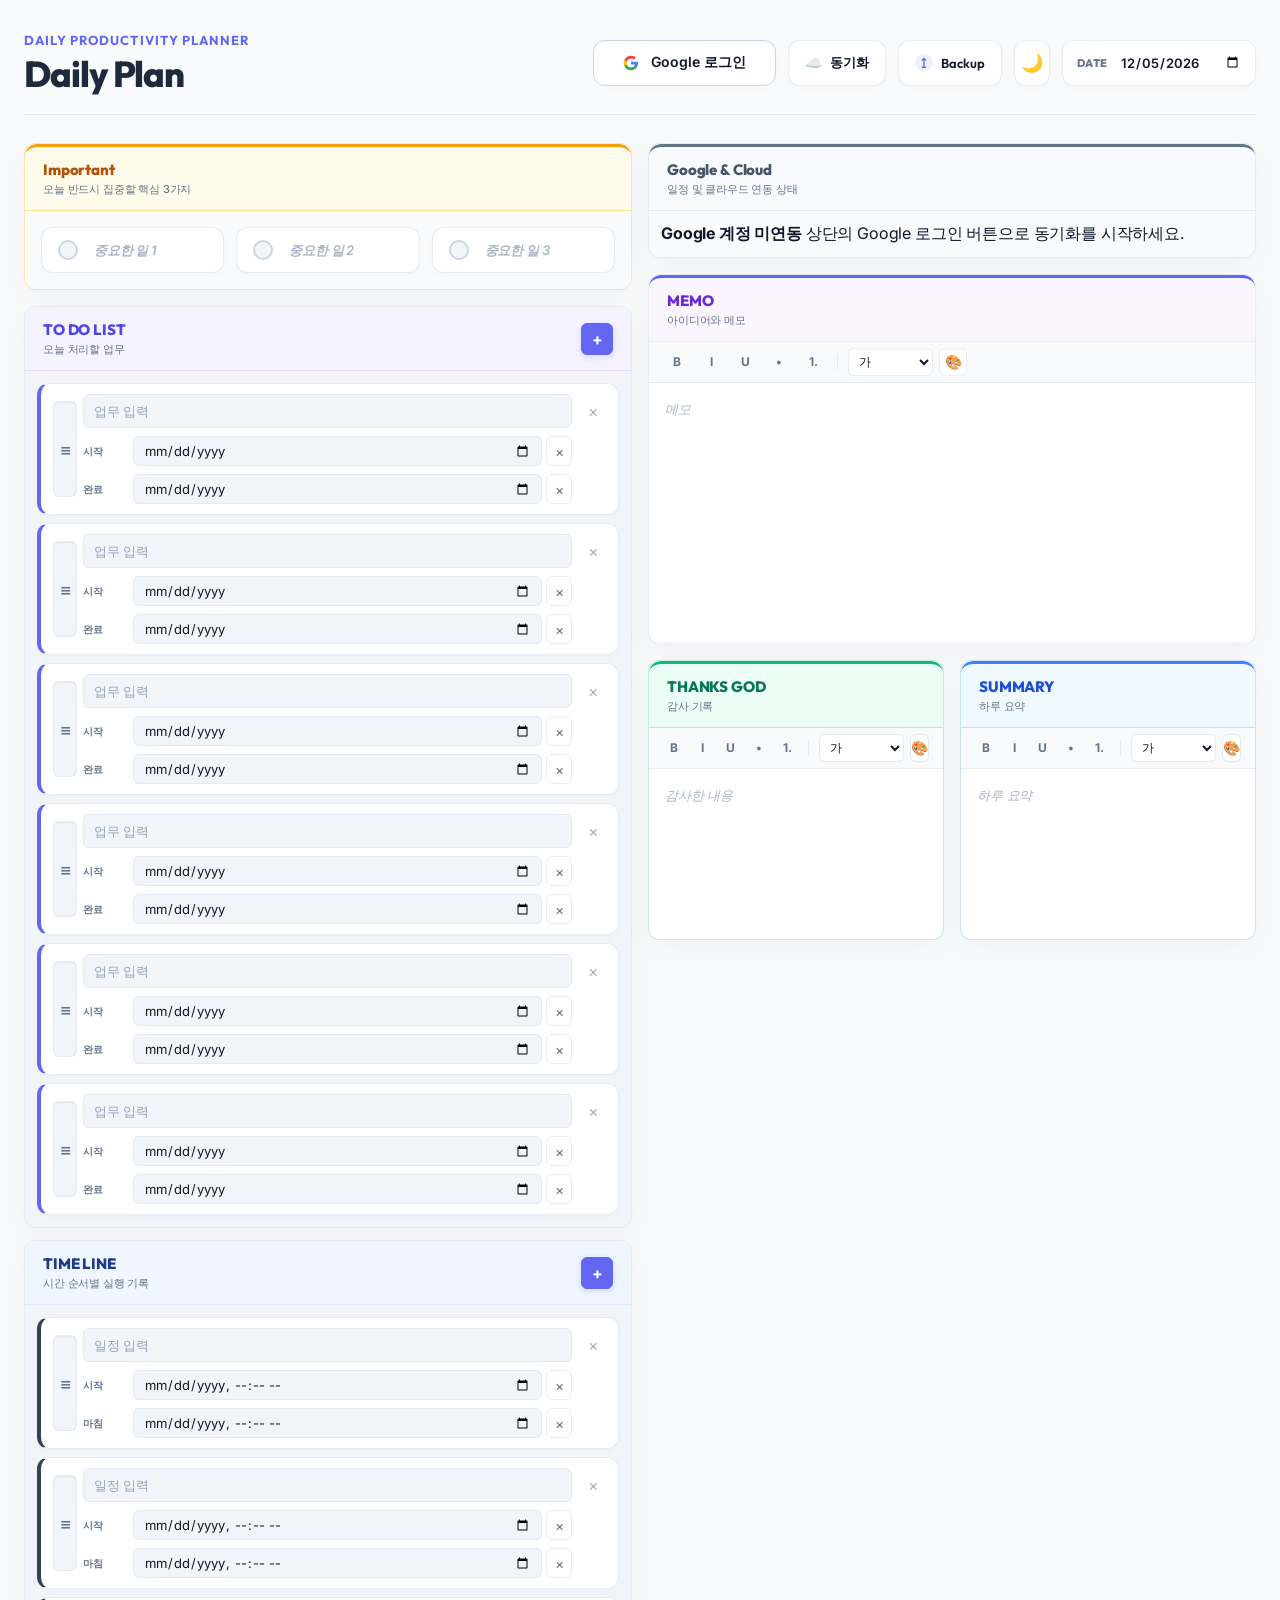
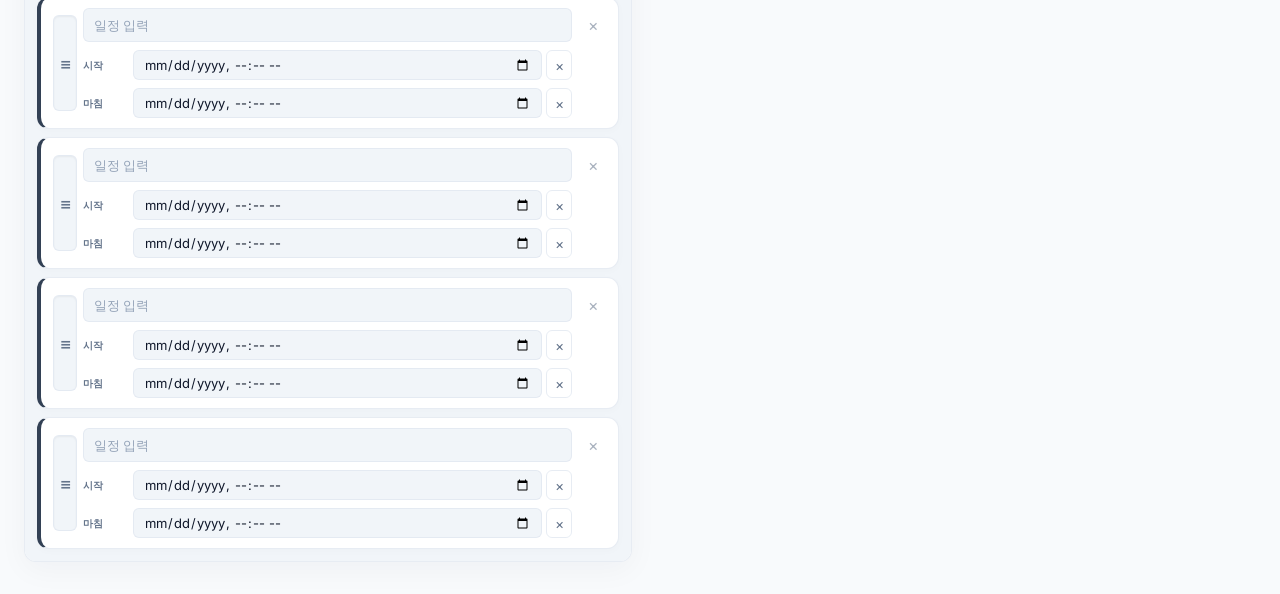
<file: index.html>
<!doctype html>
<html lang="ko">
  <head>
    <meta charset="utf-8" />
    <meta name="viewport" content="width=device-width, initial-scale=1" />
    <title>Daily Plan</title>
    <link rel="preconnect" href="https://fonts.googleapis.com">
    <link rel="preconnect" href="https://fonts.gstatic.com" crossorigin>
    <link href="https://fonts.googleapis.com/css2?family=Inter:wght@300;400;500;600;700&family=Outfit:wght@400;500;600;700;800&display=swap" rel="stylesheet">
    <link rel="stylesheet" href="styles.css?v=20260526-dp069" />
    <script src="https://accounts.google.com/gsi/client" async defer></script>
  </head>
  <body>
    <main class="app-shell">
      <header class="app-header">
        <div>
          <p class="eyebrow">Daily productivity planner</p>
          <h1>Daily Plan</h1>
        </div>
        <div class="header-controls">
          <button id="connectGoogleBtn" class="google-login-button header-google-button" type="button" title="Google 계정으로 로그인하고 동기화">
            <span class="g-logo">
              <svg viewBox="0 0 24 24" width="16" height="16" aria-hidden="true">
                <path fill="#4285F4" d="M22.56 12.25c0-.78-.07-1.53-.2-2.25H12v4.26h5.92c-.26 1.37-1.04 2.53-2.21 3.31v2.77h3.57c2.08-1.92 3.28-4.74 3.28-8.09z"/>
                <path fill="#34A853" d="M12 23c2.97 0 5.46-.98 7.28-2.66l-3.57-2.77c-.98.66-2.23 1.06-3.71 1.06-2.86 0-5.29-1.93-6.16-4.53H2.18v2.84C3.99 20.53 7.7 23 12 23z"/>
                <path fill="#FBBC05" d="M5.84 14.09c-.22-.66-.35-1.36-.35-2.09s.13-1.43.35-2.09V7.07H2.18C1.43 8.55 1 10.22 1 12s.43 3.45 1.18 4.93l2.85-2.22.81-.62z"/>
                <path fill="#EA4335" d="M12 5.38c1.62 0 3.06.56 4.21 1.64l3.15-3.15C17.45 2.09 14.97 1 12 1 7.7 1 3.99 3.47 2.18 7.07l3.66 2.84c.87-2.6 3.3-4.53 6.16-4.53z"/>
              </svg>
            </span>
            <span class="g-btn-text">Google 로그인</span>
          </button>
          <button id="disconnectGoogleBtn" class="google-logout-button header-logout-button" type="button" title="Google 계정 연동 해제">
            로그아웃
          </button>
          <button id="triggerCloudBackup" class="backup-trigger-btn" type="button" title="구글 드라이브와 지금 동기화">
            <span class="btn-icon">☁️</span>
            <span class="btn-label">동기화</span>
          </button>
          <button id="openBackupPanel" class="backup-settings-btn" type="button" title="기록 백업 위치 선택">
            <span class="btn-icon">↥</span>
            <span class="btn-label">Backup</span>
          </button>
          <button id="themeToggle" class="theme-toggle-btn" type="button" aria-label="테마 전환" title="화면 테마 전환">🌙</button>
          <label class="date-field">
            <span>DATE</span>
            <input id="planDate" type="date" />
          </label>
        </div>
      </header>

      <section class="planner-grid" aria-label="Daily planning workspace">
        <section class="main-grid" aria-label="Primary planning area">
          <section class="left-stack">
            <section class="panel important-panel priority-panel" aria-labelledby="importantTitle">
              <div class="panel-header">
                <div>
                  <h2 id="importantTitle">Important</h2>
                  <p>오늘 반드시 집중할 핵심 3가지</p>
                </div>
              </div>
              <div class="important-list">
                <div class="important-item">
                  <label class="important-checkbox-wrapper">
                    <input type="checkbox" class="important-checkbox" data-checkbox="important1" aria-label="중요한 일 1 완료 체크">
                    <span class="custom-checkbox"></span>
                  </label>
                  <div class="rich-editor" contenteditable="true" data-editor="important1" aria-label="중요한 일 1"></div>
                </div>
                <div class="important-item">
                  <label class="important-checkbox-wrapper">
                    <input type="checkbox" class="important-checkbox" data-checkbox="important2" aria-label="중요한 일 2 완료 체크">
                    <span class="custom-checkbox"></span>
                  </label>
                  <div class="rich-editor" contenteditable="true" data-editor="important2" aria-label="중요한 일 2"></div>
                </div>
                <div class="important-item">
                  <label class="important-checkbox-wrapper">
                    <input type="checkbox" class="important-checkbox" data-checkbox="important3" aria-label="중요한 일 3 완료 체크">
                    <span class="custom-checkbox"></span>
                  </label>
                  <div class="rich-editor" contenteditable="true" data-editor="important3" aria-label="중요한 일 3"></div>
                </div>
              </div>
            </section>

            <section class="work-grid" aria-label="Execution workspace">
              <section class="panel task-panel" aria-labelledby="todoTitle">
                <div class="panel-header">
                  <div>
                    <h2 id="todoTitle">TO DO LIST</h2>
                    <p>오늘 처리할 업무</p>
                  </div>
                  <button class="icon-button" id="addTodo" type="button" title="할 일 추가" aria-label="할 일 추가">+</button>
                </div>
                <div id="todoList" class="row-list" data-list="todos"></div>
              </section>

              <section class="panel timeline-panel" aria-labelledby="timelineTitle">
                <div class="panel-header">
                  <div>
                    <h2 id="timelineTitle">TIME LINE</h2>
                    <p>시간 순서별 실행 기록</p>
                  </div>
                  <button class="icon-button" id="addTimeline" type="button" title="타임라인 추가" aria-label="타임라인 추가">+</button>
                </div>
                <div id="timelineList" class="row-list" data-list="timeline"></div>
              </section>
            </section>
          </section>

          <section class="right-stack">
            <section class="panel calendar-panel" aria-labelledby="calendarTitle">
              <div class="panel-header">
                <div>
                  <h2 id="calendarTitle">Google &amp; Cloud</h2>
                  <p id="calendarStatusText">일정 및 클라우드 연동 상태</p>
                </div>
              </div>
              <div class="calendar-preview" style="padding: 12px; display: flex; align-items: center; justify-content: center;">
                <!-- 1. 구글 연동 전 화면 -->
                <div id="calendarUnlinked" class="calendar-empty" style="width: 100%;">
                  <strong>Google 계정 미연동</strong>
                  <span>상단의 Google 로그인 버튼으로 동기화를 시작하세요.</span>
                </div>

                <!-- 2. 구글 연동 후 화면 -->
                <div id="calendarLinked" style="display: none; width: 100%;">
                  <div style="display: flex; gap: 8px; width: 100%; align-items: center; margin-bottom: 10px;">
                    <a id="openGoogleCalendarBtn" href="https://calendar.google.com/calendar/r" target="_blank" rel="noopener" class="google-calendar-link-btn" style="text-decoration: none; flex: 2; display: inline-flex; align-items: center; justify-content: center; gap: 8px; padding: 12px; border-radius: var(--radius); background: #4285F4; border: none; color: #ffffff; font-size: 13px; font-weight: 700; cursor: pointer; transition: all 0.2s;">
                      📅 일정 추가·편집 (구글 캘린더) ↗
                    </a>
                  </div>
                  <iframe id="calendarFrame" title="내 구글 캘린더" src="" style="width: 100%; height: 460px; border: 1px solid var(--line-soft); border-radius: var(--radius); background: #ffffff;" frameborder="0" scrolling="no"></iframe>
                </div>
              </div>
            </section>

            <section class="panel memo-panel" aria-labelledby="memoTitle">
              <div class="panel-header">
                <div>
                  <h2 id="memoTitle">MEMO</h2>
                  <p>아이디어와 메모</p>
                </div>
              </div>
              <div class="editor-toolbar" data-toolbar>
                <button type="button" data-command="bold" title="굵게">B</button>
                <button type="button" data-command="italic" title="기울임">I</button>
                <button type="button" data-command="underline" title="밑줄">U</button>
                <button type="button" data-command="insertUnorderedList" title="글머리 목록">•</button>
                <button type="button" data-command="insertOrderedList" title="번호 목록">1.</button>
                
                <div class="toolbar-divider"></div>
                
                <select class="editor-select" data-command="fontSize" title="글꼴 크기" aria-label="글꼴 크기">
                  <option value="" disabled selected>가</option>
                  <option value="1">매우 작게</option>
                  <option value="2">작게</option>
                  <option value="3">보통</option>
                  <option value="4">크게</option>
                  <option value="5">매우 크게</option>
                  <option value="6">최대</option>
                </select>
                
                <label class="editor-color-label" title="글자 색상">
                  <input type="color" class="editor-color-picker" data-command="foreColor" value="#1e293b" />
                  <span class="color-icon">🎨</span>
                </label>
              </div>
              <div class="rich-editor large-editor" contenteditable="true" data-editor="memo" aria-label="메모"></div>
            </section>

            <section class="review-grid" aria-label="Daily review">
              <section class="panel thanks-panel" aria-labelledby="thanksTitle">
                <div class="panel-header">
                  <div>
                    <h2 id="thanksTitle">THANKS GOD</h2>
                    <p>감사 기록</p>
                  </div>
                </div>
                <div class="editor-toolbar" data-toolbar>
                  <button type="button" data-command="bold" title="굵게">B</button>
                  <button type="button" data-command="italic" title="기울임">I</button>
                  <button type="button" data-command="underline" title="밑줄">U</button>
                  <button type="button" data-command="insertUnorderedList" title="글머리 목록">•</button>
                  <button type="button" data-command="insertOrderedList" title="번호 목록">1.</button>
                  
                  <div class="toolbar-divider"></div>
                  
                  <select class="editor-select" data-command="fontSize" title="글꼴 크기" aria-label="글꼴 크기">
                    <option value="" disabled selected>가</option>
                    <option value="1">매우 작게</option>
                    <option value="2">작게</option>
                    <option value="3">보통</option>
                    <option value="4">크게</option>
                    <option value="5">매우 크게</option>
                    <option value="6">최대</option>
                  </select>
                  
                  <label class="editor-color-label" title="글자 색상">
                    <input type="color" class="editor-color-picker" data-command="foreColor" value="#1e293b" />
                    <span class="color-icon">🎨</span>
                  </label>
                </div>
                <div class="rich-editor review-editor" contenteditable="true" data-editor="thanks" aria-label="감사한 내용"></div>
              </section>

              <section class="panel summary-panel" aria-labelledby="summaryTitle">
                <div class="panel-header">
                  <div>
                    <h2 id="summaryTitle">SUMMARY</h2>
                    <p>하루 요약</p>
                  </div>
                </div>
                <div class="editor-toolbar" data-toolbar>
                  <button type="button" data-command="bold" title="굵게">B</button>
                  <button type="button" data-command="italic" title="기울임">I</button>
                  <button type="button" data-command="underline" title="밑줄">U</button>
                  <button type="button" data-command="insertUnorderedList" title="글머리 목록">•</button>
                  <button type="button" data-command="insertOrderedList" title="번호 목록">1.</button>
                  
                  <div class="toolbar-divider"></div>
                  
                  <select class="editor-select" data-command="fontSize" title="글꼴 크기" aria-label="글꼴 크기">
                    <option value="" disabled selected>가</option>
                    <option value="1">매우 작게</option>
                    <option value="2">작게</option>
                    <option value="3">보통</option>
                    <option value="4">크게</option>
                    <option value="5">매우 크게</option>
                    <option value="6">최대</option>
                  </select>
                  
                  <label class="editor-color-label" title="글자 색상">
                    <input type="color" class="editor-color-picker" data-command="foreColor" value="#1e293b" />
                    <span class="color-icon">🎨</span>
                  </label>
                </div>
                <div class="rich-editor review-editor" contenteditable="true" data-editor="summary" aria-label="하루 요약"></div>
              </section>
            </section>
          </section>
        </section>
      </section>
    </main>

    <section id="backupModal" class="backup-modal" aria-labelledby="backupTitle" aria-modal="true" role="dialog" hidden>
      <div class="archive-backdrop" data-backup-close></div>
      <div class="archive-dialog backup-dialog">
        <div class="archive-header">
          <div>
            <p class="archive-eyebrow">Archive backup</p>
            <h2 id="backupTitle">백업 위치 선택</h2>
          </div>
          <button id="closeBackupPanel" class="archive-close-btn" type="button" aria-label="백업 설정 닫기">×</button>
        </div>

        <div class="backup-options">
          <article class="backup-option-card">
            <div>
              <h3>Google Sheets</h3>
              <p>완료된 항목을 항목별 행으로 저장합니다. 수동 실행 또는 매일 23:59 자동 실행됩니다.</p>
            </div>
            <div class="backup-actions">
              <button id="backupToSheets" class="backup-primary-action" type="button">Sheets로 백업</button>
              <button id="openArchiveSheet" class="backup-secondary-action" type="button" disabled>시트 열기</button>
            </div>
          </article>

          <article class="backup-option-card">
            <div>
              <h3>Notion</h3>
              <p>Notion의 백업용 페이지 아래 데이터베이스를 만들고 항목별 행으로 저장합니다.</p>
            </div>
            <div class="backup-actions backup-actions-column">
              <label class="backup-input-field">
                <span>Notion Page ID</span>
                <input id="notionParentPageId" type="text" placeholder="백업용 Notion 페이지 ID" autocomplete="off" />
              </label>
              <div class="backup-button-row">
                <button id="connectNotionBackup" class="backup-secondary-action" type="button">Notion 연결</button>
                <button id="backupToNotion" class="backup-primary-action" type="button" disabled>Notion 백업</button>
              </div>
            </div>
          </article>
        </div>

        <div id="backupStatusText" class="archive-result-meta">Google Sheets archive will be created on first backup.</div>
        <div id="notionBackupStatusText" class="archive-result-meta">Notion 백업은 페이지 ID 입력 후 연결해야 합니다.</div>
      </div>
    </section>

    <template id="todoTemplate">
      <article class="plan-row" data-row>
        <button class="drag-handle" type="button" title="순서 이동" aria-label="순서 이동">≡</button>
        <textarea class="title-input" data-field="task" placeholder="업무 입력" rows="1"></textarea>
        <div class="date-control" data-label="시작">
          <span class="control-label">시작</span>
          <input type="date" data-field="start" aria-label="시작 날짜" />
          <button class="clear-button" type="button" data-clear="start" title="시작 날짜 삭제" aria-label="시작 날짜 삭제">×</button>
        </div>
        <div class="date-control" data-label="완료">
          <span class="control-label">완료</span>
          <input type="date" data-field="end" aria-label="완료 날짜" />
          <button class="clear-button" type="button" data-clear="end" title="완료 날짜 삭제" aria-label="완료 날짜 삭제">×</button>
        </div>
        <button class="delete-button" type="button" data-delete title="행 삭제" aria-label="행 삭제">×</button>
      </article>
    </template>

    <template id="timelineTemplate">
      <article class="plan-row" data-row>
        <button class="drag-handle" type="button" title="순서 이동" aria-label="순서 이동">≡</button>
        <textarea class="title-input" data-field="task" placeholder="일정 입력" rows="1"></textarea>
        <div class="date-control" data-label="시작시간">
          <span class="control-label">시작</span>
          <input type="datetime-local" data-field="start" aria-label="시작 시간" />
          <button class="clear-button" type="button" data-clear="start" title="시작 시간 삭제" aria-label="시작 시간 삭제">×</button>
        </div>
        <div class="date-control" data-label="마침시간">
          <span class="control-label">마침</span>
          <input type="datetime-local" data-field="end" aria-label="마침 시간" />
          <button class="clear-button" type="button" data-clear="end" title="마침 시간 삭제" aria-label="마침 시간 삭제">×</button>
        </div>
        <button class="delete-button" type="button" data-delete title="행 삭제" aria-label="행 삭제">×</button>
      </article>
    </template>

    <script src="app.js?v=20260527-dp070"></script>
  </body>
</html>
</file>
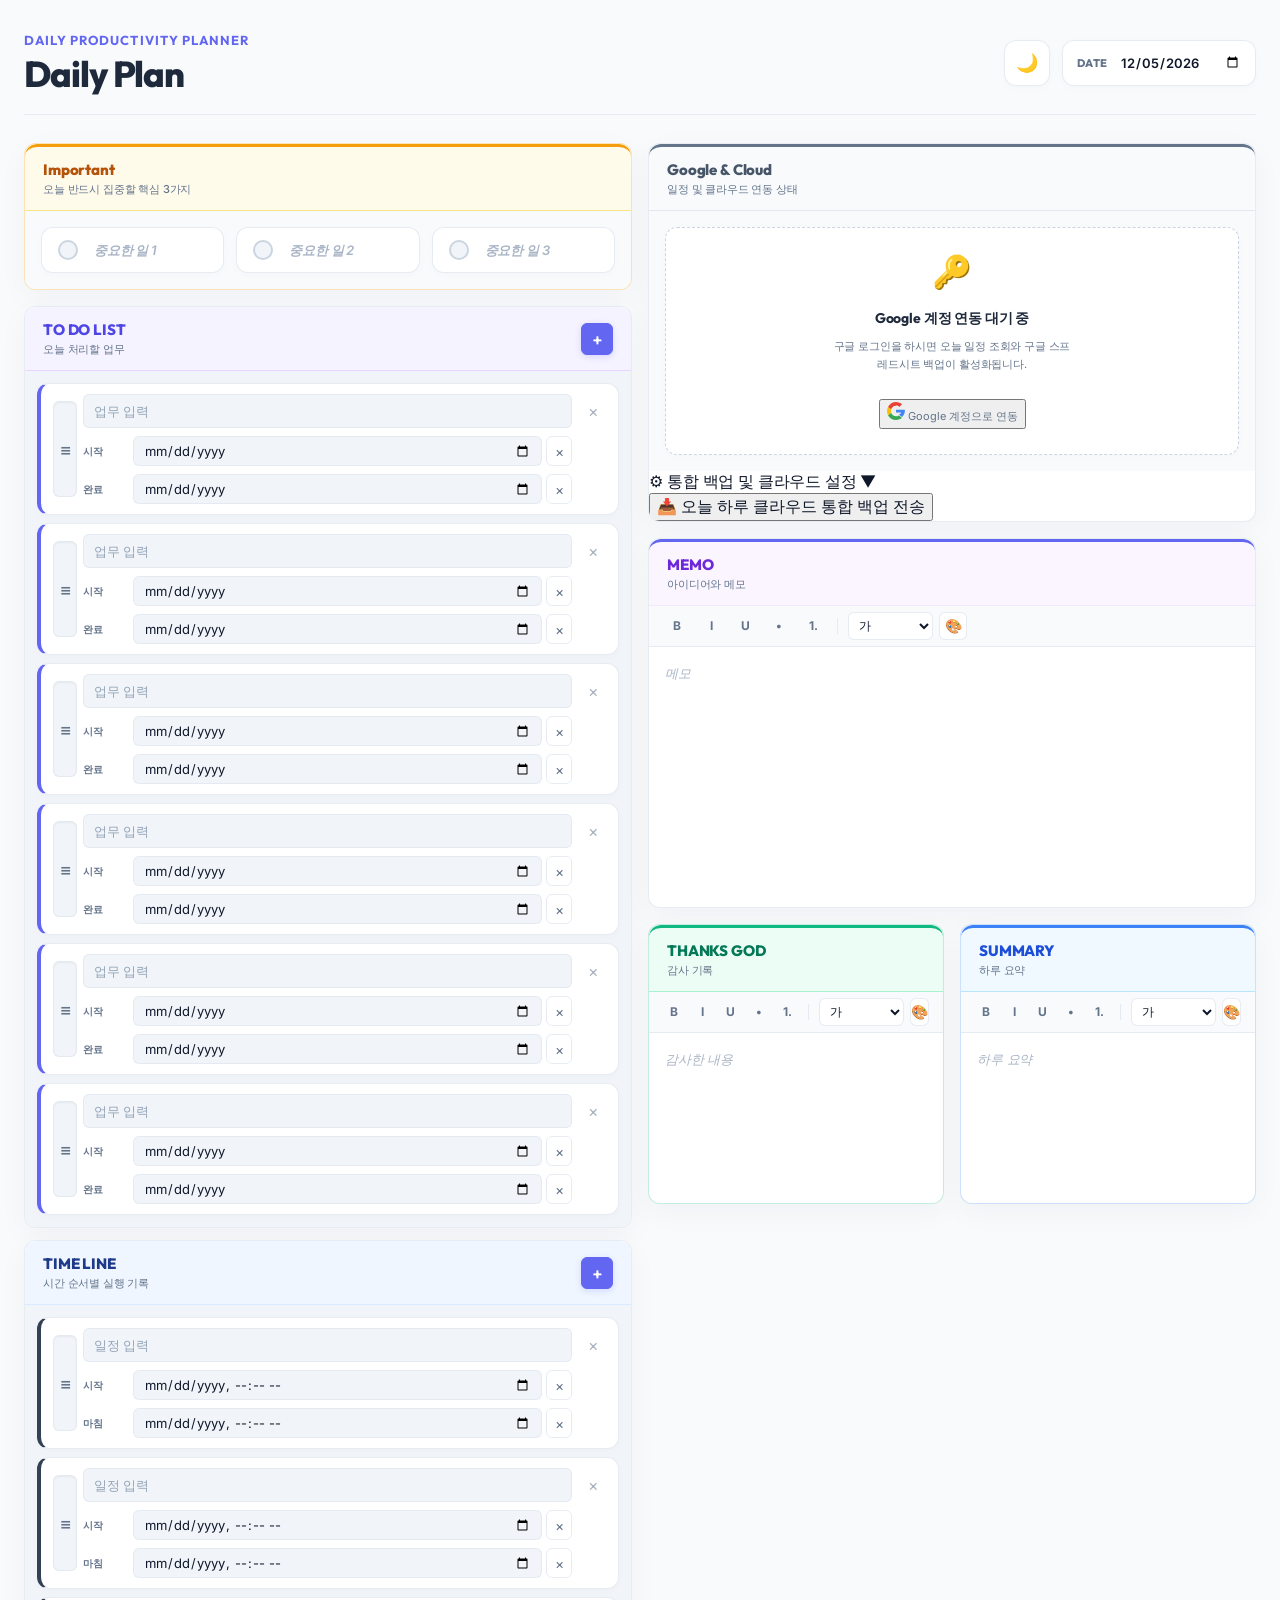
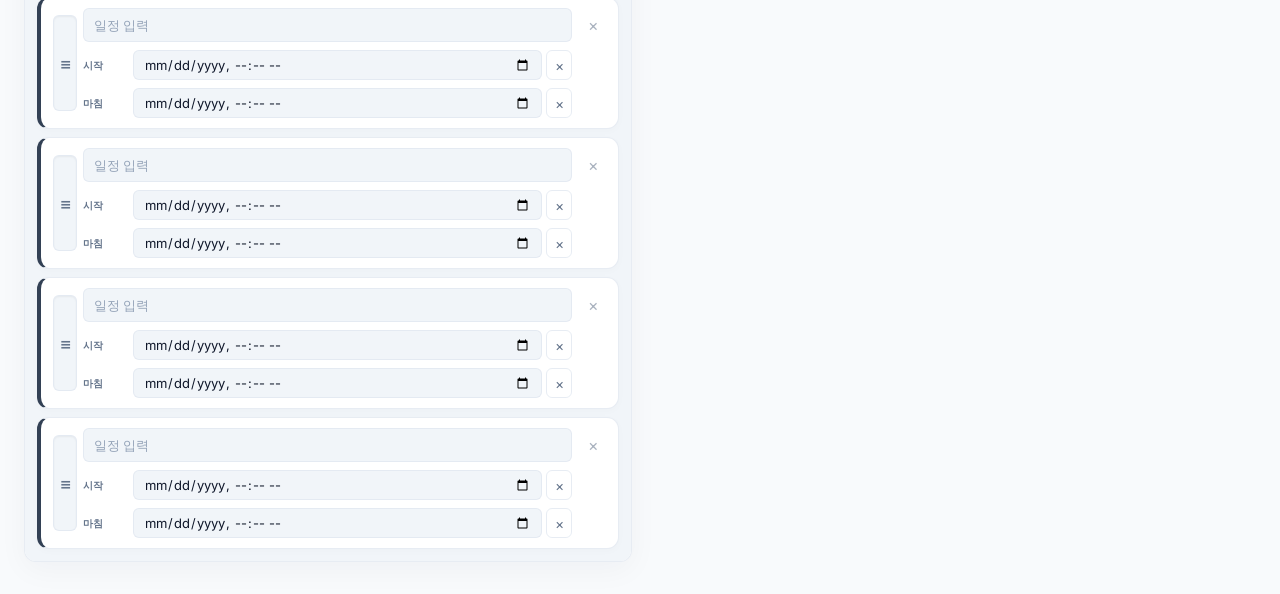
<file: backup_before_integration/index.html>
<!doctype html>
<html lang="ko">
  <head>
    <meta charset="utf-8" />
    <meta name="viewport" content="width=device-width, initial-scale=1" />
    <title>Daily Plan</title>
    <link rel="preconnect" href="https://fonts.googleapis.com">
    <link rel="preconnect" href="https://fonts.gstatic.com" crossorigin>
    <link href="https://fonts.googleapis.com/css2?family=Inter:wght@300;400;500;600;700&family=Outfit:wght@400;500;600;700;800&display=swap" rel="stylesheet">
    <link rel="stylesheet" href="styles.css" />
  </head>
  <body>
    <main class="app-shell">
      <header class="app-header">
        <div>
          <p class="eyebrow">Daily productivity planner</p>
          <h1>Daily Plan</h1>
        </div>
        <div class="header-controls">
          <button id="themeToggle" class="theme-toggle-btn" type="button" aria-label="테마 전환" title="화면 테마 전환">🌙</button>
          <label class="date-field">
            <span>DATE</span>
            <input id="planDate" type="date" />
          </label>
        </div>
      </header>

      <section class="planner-grid" aria-label="Daily planning workspace">
        <section class="main-grid" aria-label="Primary planning area">
          <section class="left-stack">
            <section class="panel important-panel priority-panel" aria-labelledby="importantTitle">
              <div class="panel-header">
                <div>
                  <h2 id="importantTitle">Important</h2>
                  <p>오늘 반드시 집중할 핵심 3가지</p>
                </div>
              </div>
              <div class="important-list">
                <div class="important-item">
                  <label class="important-checkbox-wrapper">
                    <input type="checkbox" class="important-checkbox" data-checkbox="important1" aria-label="중요한 일 1 완료 체크">
                    <span class="custom-checkbox"></span>
                  </label>
                  <div class="rich-editor" contenteditable="true" data-editor="important1" aria-label="중요한 일 1"></div>
                </div>
                <div class="important-item">
                  <label class="important-checkbox-wrapper">
                    <input type="checkbox" class="important-checkbox" data-checkbox="important2" aria-label="중요한 일 2 완료 체크">
                    <span class="custom-checkbox"></span>
                  </label>
                  <div class="rich-editor" contenteditable="true" data-editor="important2" aria-label="중요한 일 2"></div>
                </div>
                <div class="important-item">
                  <label class="important-checkbox-wrapper">
                    <input type="checkbox" class="important-checkbox" data-checkbox="important3" aria-label="중요한 일 3 완료 체크">
                    <span class="custom-checkbox"></span>
                  </label>
                  <div class="rich-editor" contenteditable="true" data-editor="important3" aria-label="중요한 일 3"></div>
                </div>
              </div>
            </section>

            <section class="work-grid" aria-label="Execution workspace">
              <section class="panel task-panel" aria-labelledby="todoTitle">
                <div class="panel-header">
                  <div>
                    <h2 id="todoTitle">TO DO LIST</h2>
                    <p>오늘 처리할 업무</p>
                  </div>
                  <button class="icon-button" id="addTodo" type="button" title="할 일 추가" aria-label="할 일 추가">+</button>
                </div>
                <div id="todoList" class="row-list" data-list="todos"></div>
              </section>

              <section class="panel timeline-panel" aria-labelledby="timelineTitle">
                <div class="panel-header">
                  <div>
                    <h2 id="timelineTitle">TIME LINE</h2>
                    <p>시간 순서별 실행 기록</p>
                  </div>
                  <button class="icon-button" id="addTimeline" type="button" title="타임라인 추가" aria-label="타임라인 추가">+</button>
                </div>
                <div id="timelineList" class="row-list" data-list="timeline"></div>
              </section>
            </section>
          </section>

          <section class="right-stack">
            <section class="panel calendar-panel" aria-labelledby="calendarTitle">
              <div class="panel-header">
                <div>
                  <h2 id="calendarTitle">Google &amp; Cloud</h2>
                  <p id="calendarStatusText">일정 및 클라우드 연동 상태</p>
                </div>
                <div class="calendar-header-controls" style="display: flex; gap: 8px; align-items: center;">
                  <button class="calendar-icon-btn" id="syncCalendar" type="button" title="일정 새로고침" style="display: none;">🔄</button>
                  <button class="calendar-icon-btn" id="disconnectGoogle" type="button" title="구글 연동 해제" style="display: none; background: #fee2e2; color: #ef4444;">×</button>
                </div>
              </div>
              <div class="calendar-preview">
                <!-- 1. 구글 연동 전 화면 -->
                <div id="calendarUnlinked" class="calendar-empty">
                  <div class="google-brand-icon" style="font-size: 32px; margin-bottom: 8px;">🔑</div>
                  <strong>Google 계정 연동 대기 중</strong>
                  <span style="margin-bottom: 16px;">구글 로그인을 하시면 오늘 일정 조회와 구글 스프레드시트 백업이 활성화됩니다.</span>
                  <button id="connectGoogleBtn" class="google-login-button" type="button">
                    <span class="g-logo">
                      <svg viewBox="0 0 24 24" width="18" height="18">
                        <path fill="#4285F4" d="M23.745 12.27c0-.7-.06-1.4-.19-2.07H12v3.92h6.69c-.29 1.5-.1.8-2.6 2.77l4.08 3.16c2.39-2.2 3.77-5.46 3.77-8.91l-.2-.88z"/>
                        <path fill="#34A853" d="M12 24c3.24 0 5.95-1.08 7.93-2.91l-4.08-3.16c-1.13.77-2.58 1.23-3.85 1.23-3.0 0-5.54-2.03-6.45-4.76L1.37 17.5C3.33 21.39 7.37 24 12 24z"/>
                        <path fill="#FBBC05" d="M5.55 14.4c-.24-.7-.38-1.46-.38-2.24s.14-1.54.38-2.24L1.37 6.76C.49 8.5 0 10.19 0 12.16s.49 3.66 1.37 5.4l4.18-3.16z"/>
                        <path fill="#EA4335" d="M12 4.77c1.77 0 3.35.6 4.6 1.8l3.43-3.43C17.96 1.19 15.24 0 12 0 7.37 0 3.33 2.61 1.37 6.5L5.55 9.66c.91-2.73 3.45-4.76 6.45-4.76z"/>
                      </svg>
                    </span>
                    <span class="g-btn-text">Google 계정으로 연동</span>
                  </button>
                </div>

                <!-- 2. 구글 연동 후 화면 (일정 목록) -->
                <div id="calendarLinked" class="calendar-events-container" style="display: none; width: 100%;">
                  <div id="calendarEventsList" class="calendar-events-list"></div>
                </div>
              </div>
              
              <!-- 3. 통합 클라우드 백업 및 제어 영역 -->
              <div class="cloud-backup-section">
                <div class="backup-settings-header" id="toggleBackupSettings">
                  <span>⚙️ 통합 백업 및 클라우드 설정</span>
                  <span class="accordion-arrow" id="settingsArrow">▼</span>
                </div>
                
                <div class="backup-settings-body" id="backupSettingsBody" style="display: none;">
                  <div class="setting-row">
                    <label class="setting-label">
                      <strong>구글 스프레드시트 백업</strong>
                      <span>구글 드라이브 내 엑셀 시트에 데이터 보관</span>
                    </label>
                    <label class="switch">
                      <input type="checkbox" id="enableGoogleSheets" />
                      <span class="slider"></span>
                    </label>
                  </div>
                  
                  <div class="setting-divider"></div>
                  
                  <div class="setting-row">
                    <label class="setting-label">
                      <strong>노션(Notion) 백업</strong>
                      <span>개인 노션 데이터베이스 표로 일기 전송</span>
                    </label>
                    <label class="switch">
                      <input type="checkbox" id="enableNotion" />
                      <span class="slider"></span>
                    </label>
                  </div>
                  
                  <div class="notion-config-inputs" id="notionConfigInputs" style="display: none; padding-top: 12px; gap: 8px; flex-direction: column;">
                    <div class="config-field">
                      <span class="field-title">노션 API 비밀번호 토큰 (Integration Token)</span>
                      <input type="password" id="notionToken" placeholder="secret_로 시작하는 토큰 입력" />
                    </div>
                    <div class="config-field">
                      <span class="field-title">노션 표 데이터베이스 ID (Database ID)</span>
                      <input type="text" id="notionDbId" placeholder="32자리 데이터베이스 아이디 입력" />
                    </div>
                  </div>
                </div>
                
                <div class="backup-action-area">
                  <button id="triggerCloudBackup" class="backup-trigger-btn" type="button">
                    <span class="btn-icon">📥</span>
                    <span class="btn-label">오늘 하루 클라우드 통합 백업 전송</span>
                  </button>
                </div>
              </div>
            </section>

            <section class="panel memo-panel" aria-labelledby="memoTitle">
              <div class="panel-header">
                <div>
                  <h2 id="memoTitle">MEMO</h2>
                  <p>아이디어와 메모</p>
                </div>
              </div>
              <div class="editor-toolbar" data-toolbar>
                <button type="button" data-command="bold" title="굵게">B</button>
                <button type="button" data-command="italic" title="기울임">I</button>
                <button type="button" data-command="underline" title="밑줄">U</button>
                <button type="button" data-command="insertUnorderedList" title="글머리 목록">•</button>
                <button type="button" data-command="insertOrderedList" title="번호 목록">1.</button>
                
                <div class="toolbar-divider"></div>
                
                <select class="editor-select" data-command="fontSize" title="글꼴 크기" aria-label="글꼴 크기">
                  <option value="" disabled selected>가</option>
                  <option value="1">매우 작게</option>
                  <option value="2">작게</option>
                  <option value="3">보통</option>
                  <option value="4">크게</option>
                  <option value="5">매우 크게</option>
                  <option value="6">최대</option>
                </select>
                
                <label class="editor-color-label" title="글자 색상">
                  <input type="color" class="editor-color-picker" data-command="foreColor" value="#1e293b" />
                  <span class="color-icon">🎨</span>
                </label>
              </div>
              <div class="rich-editor large-editor" contenteditable="true" data-editor="memo" aria-label="메모"></div>
            </section>

            <section class="review-grid" aria-label="Daily review">
              <section class="panel thanks-panel" aria-labelledby="thanksTitle">
                <div class="panel-header">
                  <div>
                    <h2 id="thanksTitle">THANKS GOD</h2>
                    <p>감사 기록</p>
                  </div>
                </div>
                <div class="editor-toolbar" data-toolbar>
                  <button type="button" data-command="bold" title="굵게">B</button>
                  <button type="button" data-command="italic" title="기울임">I</button>
                  <button type="button" data-command="underline" title="밑줄">U</button>
                  <button type="button" data-command="insertUnorderedList" title="글머리 목록">•</button>
                  <button type="button" data-command="insertOrderedList" title="번호 목록">1.</button>
                  
                  <div class="toolbar-divider"></div>
                  
                  <select class="editor-select" data-command="fontSize" title="글꼴 크기" aria-label="글꼴 크기">
                    <option value="" disabled selected>가</option>
                    <option value="1">매우 작게</option>
                    <option value="2">작게</option>
                    <option value="3">보통</option>
                    <option value="4">크게</option>
                    <option value="5">매우 크게</option>
                    <option value="6">최대</option>
                  </select>
                  
                  <label class="editor-color-label" title="글자 색상">
                    <input type="color" class="editor-color-picker" data-command="foreColor" value="#1e293b" />
                    <span class="color-icon">🎨</span>
                  </label>
                </div>
                <div class="rich-editor review-editor" contenteditable="true" data-editor="thanks" aria-label="감사한 내용"></div>
              </section>

              <section class="panel summary-panel" aria-labelledby="summaryTitle">
                <div class="panel-header">
                  <div>
                    <h2 id="summaryTitle">SUMMARY</h2>
                    <p>하루 요약</p>
                  </div>
                </div>
                <div class="editor-toolbar" data-toolbar>
                  <button type="button" data-command="bold" title="굵게">B</button>
                  <button type="button" data-command="italic" title="기울임">I</button>
                  <button type="button" data-command="underline" title="밑줄">U</button>
                  <button type="button" data-command="insertUnorderedList" title="글머리 목록">•</button>
                  <button type="button" data-command="insertOrderedList" title="번호 목록">1.</button>
                  
                  <div class="toolbar-divider"></div>
                  
                  <select class="editor-select" data-command="fontSize" title="글꼴 크기" aria-label="글꼴 크기">
                    <option value="" disabled selected>가</option>
                    <option value="1">매우 작게</option>
                    <option value="2">작게</option>
                    <option value="3">보통</option>
                    <option value="4">크게</option>
                    <option value="5">매우 크게</option>
                    <option value="6">최대</option>
                  </select>
                  
                  <label class="editor-color-label" title="글자 색상">
                    <input type="color" class="editor-color-picker" data-command="foreColor" value="#1e293b" />
                    <span class="color-icon">🎨</span>
                  </label>
                </div>
                <div class="rich-editor review-editor" contenteditable="true" data-editor="summary" aria-label="하루 요약"></div>
              </section>
            </section>
          </section>
        </section>
      </section>
    </main>

    <template id="todoTemplate">
      <article class="plan-row" data-row>
        <button class="drag-handle" type="button" title="순서 이동" aria-label="순서 이동">≡</button>
        <textarea class="title-input" data-field="task" placeholder="업무 입력" rows="1"></textarea>
        <div class="date-control" data-label="시작">
          <span class="control-label">시작</span>
          <input type="date" data-field="start" aria-label="시작 날짜" />
          <button class="clear-button" type="button" data-clear="start" title="시작 날짜 삭제" aria-label="시작 날짜 삭제">×</button>
        </div>
        <div class="date-control" data-label="완료">
          <span class="control-label">완료</span>
          <input type="date" data-field="end" aria-label="완료 날짜" />
          <button class="clear-button" type="button" data-clear="end" title="완료 날짜 삭제" aria-label="완료 날짜 삭제">×</button>
        </div>
        <button class="delete-button" type="button" data-delete title="행 삭제" aria-label="행 삭제">×</button>
      </article>
    </template>

    <template id="timelineTemplate">
      <article class="plan-row" data-row>
        <button class="drag-handle" type="button" title="순서 이동" aria-label="순서 이동">≡</button>
        <textarea class="title-input" data-field="task" placeholder="일정 입력" rows="1"></textarea>
        <div class="date-control" data-label="시작시간">
          <span class="control-label">시작</span>
          <input type="datetime-local" data-field="start" aria-label="시작 시간" />
          <button class="clear-button" type="button" data-clear="start" title="시작 시간 삭제" aria-label="시작 시간 삭제">×</button>
        </div>
        <div class="date-control" data-label="마침시간">
          <span class="control-label">마침</span>
          <input type="datetime-local" data-field="end" aria-label="마침 시간" />
          <button class="clear-button" type="button" data-clear="end" title="마침 시간 삭제" aria-label="마침 시간 삭제">×</button>
        </div>
        <button class="delete-button" type="button" data-delete title="행 삭제" aria-label="행 삭제">×</button>
      </article>
    </template>

    <script src="app.js"></script>
  </body>
</html>
</file>
<file: styles.css>
:root {
  --page: #f8fafc;
  --panel: #ffffff;
  --panel-soft: #f1f5f9;
  --panel-strong: #cbd5e1;
  --text: #0f172a;
  --muted: #64748b;
  --line: #cbd5e1;
  --line-soft: rgba(226, 232, 240, 0.8);
  --primary: #1e293b;
  --primary-2: #334155;
  --accent: #6366f1;
  --accent-soft: #eef2ff;
  --warn-soft: #fef08a;
  --danger: #ef4444;
  --radius: 12px;
  --radius-sm: 6px;
  --shadow-sm: 0 2px 8px rgba(15, 23, 42, 0.02);
  --shadow: 0 8px 30px rgba(15, 23, 42, 0.04);
  --shadow-hover: 0 12px 36px rgba(99, 102, 241, 0.08);
}

body.dark-mode {
  --page: #0f172a;       /* 눈이 편안한 심야 블루-그레이 톤 배경 */
  --panel: #1e293b;      /* 배경보다 한 단계 밝아 입체감을 주는 다크 슬레이트 카드 배경 */
  --panel-soft: #0f172a; /* 에디터 및 입력 필드 배경을 위한 깊은 다크 톤 */
  --panel-strong: #475569;
  --text: #f8fafc;       /* 야간 가독성이 탁월한 밝은 은회색 텍스트 */
  --muted: #94a3b8;      /* 차분하게 톤 다운된 서브 텍스트 */
  --line: #334155;       /* 영역 구분을 위한 다크 슬레이트 보더선 */
  --line-soft: rgba(255, 255, 255, 0.08); /* 눈이 부시지 않은 미세 경계선 */
  --primary: #f8fafc;
  --primary-2: #cbd5e1;
  --accent-soft: rgba(99, 102, 241, 0.15); /* 보라빛 악센트 반투명 채도 조절 */
  --shadow-sm: 0 2px 8px rgba(0, 0, 0, 0.2);
  --shadow: 0 8px 30px rgba(0, 0, 0, 0.35);
  --shadow-hover: 0 12px 36px rgba(99, 102, 241, 0.2);
}

* {
  box-sizing: border-box;
}

html {
  background: var(--page);
  color: var(--text);
  font-family: 'Inter', ui-sans-serif, system-ui, sans-serif;
  letter-spacing: -0.01em;
}

body {
  margin: 0;
  -webkit-font-smoothing: antialiased;
  -moz-osx-font-smoothing: grayscale;
}

button,
input,
textarea {
  font: inherit;
  color: inherit;
}

.app-shell {
  width: min(1400px, 100%);
  margin: 0 auto;
  padding: 32px 24px;
}

.app-header {
  display: flex;
  align-items: center;
  justify-content: space-between;
  gap: 24px;
  margin-bottom: 28px;
  border-bottom: 1px solid var(--line-soft);
  padding-bottom: 20px;
}

.header-controls {
  display: flex;
  align-items: center;
  gap: 12px;
}

.header-google-button,
.header-logout-button {
  height: 46px;
  white-space: nowrap;
}

.header-google-button {
  padding: 0 14px;
}

.header-logout-button {
  display: none;
  align-items: center;
  justify-content: center;
  padding: 0 12px;
}

.header-controls .header-logout-button.google-logout-button {
  gap: 6px;
  border: 1px solid var(--line-soft) !important;
  border-radius: var(--radius);
  background: var(--panel) !important;
  color: var(--muted) !important;
  font-family: 'Outfit', sans-serif;
  font-size: 12px;
  font-weight: 700;
  letter-spacing: 0;
  box-shadow: var(--shadow-sm);
  transition: all 0.2s ease;
}

.header-controls .header-logout-button.google-logout-button::before {
  color: var(--muted);
  content: "↪";
  font-size: 13px;
  line-height: 1;
}

.header-controls .header-logout-button.google-logout-button:hover {
  border-color: var(--accent) !important;
  background: linear-gradient(135deg, rgba(99, 102, 241, 0.04), rgba(79, 70, 229, 0.04)) !important;
  color: var(--accent) !important;
  transform: translateY(-2px);
  box-shadow: 0 6px 16px rgba(99, 102, 241, 0.08);
}

.header-controls .header-logout-button.google-logout-button:hover::before {
  color: var(--accent);
}

.header-controls .header-logout-button.google-logout-button:active {
  transform: translateY(0) scale(0.97);
}

body.dark-mode .header-controls .header-logout-button.google-logout-button {
  background: var(--panel) !important;
  border-color: var(--line-soft) !important;
  color: var(--text) !important;
}

body.dark-mode .header-controls .header-logout-button.google-logout-button:hover {
  border-color: var(--accent) !important;
  background: linear-gradient(135deg, rgba(165, 180, 252, 0.06), rgba(99, 102, 241, 0.06)) !important;
  color: #a5b4fc !important;
}

.backup-trigger-btn {
  display: inline-flex;
  align-items: center;
  justify-content: center;
  gap: 8px;
  height: 46px;
  padding: 0 16px;
  border: 1px solid var(--line-soft);
  border-radius: var(--radius);
  background: var(--panel);
  color: var(--text);
  font-family: 'Outfit', 'Inter', sans-serif;
  font-size: 13px;
  font-weight: 600;
  cursor: pointer;
  box-shadow: var(--shadow-sm);
  transition: all 0.25s cubic-bezier(0.4, 0, 0.2, 1);
  white-space: nowrap;
  outline: none;
  user-select: none;
}

.backup-trigger-btn .btn-icon {
  font-size: 14px;
  transition: transform 0.25s ease;
}

.backup-trigger-btn:hover {
  border-color: var(--accent);
  background: linear-gradient(135deg, rgba(99, 102, 241, 0.04), rgba(79, 70, 229, 0.04));
  color: var(--accent);
  transform: translateY(-2px);
  box-shadow: 0 6px 16px rgba(99, 102, 241, 0.08);
}

.backup-trigger-btn:hover .btn-icon {
  transform: translateY(-1px);
}

.backup-trigger-btn:active {
  transform: translateY(0) scale(0.97);
  box-shadow: var(--shadow-sm);
}

.archive-trigger-btn,
.backup-settings-btn {
  display: inline-flex;
  align-items: center;
  justify-content: center;
  gap: 8px;
  height: 46px;
  padding: 0 16px;
  border: 1px solid var(--line-soft);
  border-radius: var(--radius);
  background: var(--panel);
  color: var(--text);
  font-family: 'Outfit', 'Inter', sans-serif;
  font-size: 13px;
  font-weight: 600;
  cursor: pointer;
  box-shadow: var(--shadow-sm);
  transition: all 0.25s cubic-bezier(0.4, 0, 0.2, 1);
  white-space: nowrap;
  outline: none;
  user-select: none;
}

.archive-trigger-btn .btn-icon,
.backup-settings-btn .btn-icon {
  display: inline-grid;
  width: 18px;
  height: 18px;
  place-items: center;
  border-radius: 50%;
  background: var(--accent-soft);
  color: var(--accent);
  font-size: 13px;
  font-weight: 800;
}

.archive-trigger-btn:hover,
.backup-settings-btn:hover {
  border-color: var(--accent);
  background: linear-gradient(135deg, rgba(99, 102, 241, 0.04), rgba(79, 70, 229, 0.04));
  color: var(--accent);
  transform: translateY(-2px);
  box-shadow: 0 6px 16px rgba(99, 102, 241, 0.08);
}

.archive-trigger-btn:active,
.backup-settings-btn:active {
  transform: translateY(0) scale(0.97);
  box-shadow: var(--shadow-sm);
}

body.dark-mode .backup-trigger-btn {
  background: var(--panel);
  border-color: var(--line-soft);
  color: var(--text);
}

body.dark-mode .backup-trigger-btn:hover {
  border-color: var(--accent);
  background: linear-gradient(135deg, rgba(165, 180, 252, 0.06), rgba(99, 102, 241, 0.06));
  color: #a5b4fc;
}

body.dark-mode .archive-trigger-btn,
body.dark-mode .backup-settings-btn {
  background: var(--panel);
  border-color: var(--line-soft);
  color: var(--text);
}

body.dark-mode .archive-trigger-btn:hover,
body.dark-mode .backup-settings-btn:hover {
  border-color: var(--accent);
  background: linear-gradient(135deg, rgba(165, 180, 252, 0.06), rgba(99, 102, 241, 0.06));
  color: #a5b4fc;
}

.theme-toggle-btn {
  display: inline-grid;
  width: 46px;
  height: 46px;
  place-items: center;
  border: 1px solid var(--line-soft);
  border-radius: var(--radius);
  background: var(--panel);
  font-size: 18px;
  cursor: pointer;
  box-shadow: var(--shadow-sm);
  transition: all 0.28s cubic-bezier(0.4, 0, 0.2, 1);
  outline: none;
  user-select: none;
}

.theme-toggle-btn:hover {
  border-color: var(--accent);
  transform: scale(1.08) rotate(15deg);
  box-shadow: 0 4px 14px rgba(99, 102, 241, 0.12);
}

.theme-toggle-btn:active {
  transform: scale(0.92);
}

.eyebrow {
  margin: 0 0 6px;
  color: var(--accent);
  font-family: 'Outfit', sans-serif;
  font-size: 13px;
  font-weight: 700;
  letter-spacing: 0.08em;
  text-transform: uppercase;
}

h1 {
  margin: 0;
  color: var(--primary);
  font-family: 'Outfit', sans-serif;
  font-size: 36px;
  font-weight: 800;
  letter-spacing: -0.03em;
  line-height: 1.1;
}

.date-field {
  display: flex;
  align-items: center;
  gap: 12px;
  background: var(--panel);
  border: 1px solid var(--line-soft);
  border-radius: var(--radius);
  padding: 6px 14px;
  box-shadow: var(--shadow-sm);
  transition: all 0.2s ease;
}

.date-field:hover {
  border-color: var(--accent);
  box-shadow: 0 4px 12px rgba(99, 102, 241, 0.05);
}

.date-field span {
  color: var(--muted);
  font-family: 'Outfit', sans-serif;
  font-size: 11px;
  font-weight: 800;
  letter-spacing: 0.05em;
}

.date-field input {
  height: 32px;
  border: none;
  background: transparent;
  color: var(--text);
  font-weight: 600;
  font-size: 13px;
  padding: 0;
  cursor: pointer;
  outline: none;
}

.planner-grid {
  display: grid;
  grid-template-columns: 1fr;
  gap: 16px;
  align-items: start;
}

.main-grid {
  display: grid;
  grid-template-columns: minmax(560px, 1.15fr) minmax(430px, 1fr);
  gap: 16px;
  align-items: start;
}

.left-stack,
.right-stack {
  display: grid;
  gap: 16px;
  min-width: 0;
}

.work-grid {
  display: grid;
  grid-template-columns: minmax(0, 1fr) minmax(0, 1fr);
  gap: 12px;
  align-items: start;
}

.panel {
  min-width: 0;
  border: 1px solid var(--line-soft);
  border-radius: var(--radius);
  background: var(--panel);
  box-shadow: var(--shadow);
  overflow: hidden;
}

.panel-header {
  display: flex;
  min-height: 64px;
  align-items: center;
  justify-content: space-between;
  gap: 12px;
  border-bottom: 1px solid var(--line-soft);
  background: var(--panel);
  padding: 14px 18px;
  border-radius: var(--radius) var(--radius) 0 0; /* 패널 헤더 배경색 삐침 방지용 라운딩 */
}

/* 각 구역별 패널 헤더 (타이틀 칸 구역) 프리미엄 배경색 틴트 및 하단 보더 정밀 튜닝 */
.important-panel > .panel-header {
  background: #fffbeb !important; /* Extremely Soft Amber Tint (초미세 골드 앰버 틴트) */
  border-bottom: 1px solid #fde68a !important;
}

.task-panel > .panel-header {
  background: #f5f3ff !important; /* Extremely Soft Violet Purple Tint (초미세 바이올렛 퍼플 틴트) */
  border-bottom: 1px solid #e9d5ff !important;
}

.timeline-panel > .panel-header {
  background: #eff6ff !important; /* Extremely Soft Royal Blue Tint (초미세 로얄 블루 틴트) */
  border-bottom: 1px solid #dbeafe !important;
}

.calendar-panel > .panel-header {
  background: #f8fafc !important; /* Elegant Slate Soft Tint (고급 슬레이트 그레이 틴트) */
  border-bottom: 1px solid #e2e8f0 !important;
}

.memo-panel > .panel-header {
  background: #faf5ff !important; /* Creative Lavender Purple Tint (창의적 라벤더 퍼플 틴트) */
  border-bottom: 1px solid #f3e8ff !important;
}

.thanks-panel > .panel-header {
  background: #ecfdf5 !important; /* Peaceful Emerald Mint Tint (평온한 에메랄드 민트 틴트) */
  border-bottom: 1px solid #a7f3d0 !important;
}

.summary-panel > .panel-header {
  background: #f0f9ff !important; /* Trusting Sky Blue Tint (신뢰감 있는 스카이 블루 틴트) */
  border-bottom: 1px solid #bae6fd !important;
}

.panel-header h2,
.panel-header p {
  margin: 0;
}

.panel-header h2 {
  color: var(--primary);
  font-family: 'Outfit', sans-serif;
  font-size: 15px;
  font-weight: 800;
  letter-spacing: -0.01em;
  line-height: 1.2;
}

/* 각 항목별 고품격 테마 컬러 적용 (시각적 구분감 극대화) */
#importantTitle {
  color: #b45309 !important; /* Amber Gold (따뜻하고 선명한 골드 앰버) */
}

#todoTitle {
  color: #4f46e5 !important; /* Signature Indigo Purple (시그니처 인디고 퍼플) */
}

#timelineTitle {
  color: #1e3a8a !important; /* Slate Deep Blue (차분하고 정돈된 딥 블루) */
}

#calendarTitle {
  color: #475569 !important; /* Slate Navy (차분한 슬레이트 네이비) */
}

#memoTitle {
  color: #6d28d9 !important; /* Deep Violet (세련된 다크 바이올렛) */
}

#thanksTitle {
  color: #047857 !important; /* Emerald Forest Green (싱그러운 에메랄드 그린) */
}

#summaryTitle {
  color: #1d4ed8 !important; /* Trusting Soft Blue (신뢰감 있는 소프트 블루) */
}

.panel-header p {
  margin-top: 3px;
  color: var(--muted);
  font-size: 11px;
  font-weight: 500;
  line-height: 14px;
}

.icon-button {
  display: inline-grid;
  width: 32px;
  height: 32px;
  flex: 0 0 auto;
  place-items: center;
  border: 1px solid var(--accent);
  border-radius: var(--radius-sm);
  background: var(--accent);
  color: #fff;
  cursor: pointer;
  font-size: 16px;
  font-weight: 700;
  line-height: 1;
  box-shadow: 0 2px 6px rgba(99, 102, 241, 0.2);
  transition: all 0.2s ease;
}

.icon-button:hover {
  background: #4f46e5;
  border-color: #4f46e5;
  transform: translateY(-1px);
  box-shadow: 0 4px 10px rgba(99, 102, 241, 0.3);
}

.icon-button:active {
  transform: translateY(0);
}

.column-head {
  display: none;
  min-height: 0;
  border-bottom: 1px solid var(--line-soft);
  background: var(--primary-2);
  color: #fff;
  font-size: 11px;
  font-weight: 700;
  padding: 0 12px 0 44px;
}

.row-list {
  display: grid;
  gap: 8px;
  min-height: 520px;
  background: var(--panel-soft);
  padding: 12px;
}

.row-list.is-reordering .plan-row:not(.is-dragging) {
  opacity: 0.68;
}

/* 드래그(순서 이동) 중 목록 안의 글자들이 마우스 드래그로 선택되어 파랗게 변하는 현상을 방지 */
.row-list.is-reordering {
  user-select: none !important;
  -webkit-user-select: none !important;
}

.plan-row {
  display: grid;
  grid-template-columns: 22px minmax(0, 1fr) 26px;
  gap: 8px;
  align-items: center;
  min-height: 116px;
  border: 1px solid var(--line-soft);
  border-left: 4px solid var(--accent);
  border-radius: var(--radius);
  background: var(--panel);
  box-shadow: var(--shadow-sm);
  overflow: hidden;
  padding: 10px 12px;
  transition: all 0.22s cubic-bezier(0.16, 1, 0.3, 1);
}

.plan-row:hover {
  transform: translateY(-2px);
  border-color: var(--accent);
  box-shadow: var(--shadow-hover);
}

.timeline-panel .plan-row {
  border-left-color: var(--primary-2);
}

.timeline-panel .plan-row:hover {
  box-shadow: 0 12px 36px rgba(15, 23, 42, 0.06);
}

.plan-row.is-dragging {
  position: relative;
  z-index: 100; /* 최상단으로 끌어올림 */
  border-color: var(--accent) !important;
  border-left-width: 6px !important;
  box-shadow: 0 20px 45px rgba(99, 102, 241, 0.28) !important; /* 강렬한 네온 보랏빛 부유 그림자 */
  background: var(--accent-soft) !important;
  transform: scale(1.03) translateY(-4px); /* 미세하게 커지며 공중에 뜨는 입체감 제공 */
  opacity: 0.96;
  pointer-events: none !important; /* 드래그 중 아래쪽의 진짜 타겟 엘리먼트를 마우스가 감지할 수 있도록 마우스 포인터 이벤트를 통과시킴 */
}

/* 칸 이동 시 마우스 위치에 맞춰 줄 사이가 쫄깃하게 비켜서는 미학적 연출 */
.plan-row.drop-before {
  transform: translateY(18px); /* 18px만큼 시원하게 아래로 비켜서서 쫄깃한 빈자리 확보 */
}

.plan-row.drop-after {
  transform: translateY(-18px); /* 18px만큼 시원하게 위로 비켜서서 쫄깃한 빈자리 확보 */
}

.plan-row.drop-before,
.plan-row.drop-after {
  opacity: 1;
  position: relative;
  transition: transform 0.22s cubic-bezier(0.16, 1, 0.3, 1);
}

/* 벌어진 빈 자리에 들어설 극도로 선명하고 화려한 '네온 가이드 실선' 디자인 */
.plan-row.drop-before::before,
.plan-row.drop-after::after {
  position: absolute;
  left: 4px;
  right: 4px;
  z-index: 50;
  height: 6px; /* 6px의 묵직하고 확실한 실선 두께 */
  border-radius: 99px; /* 양끝을 부드럽고 둥글게 마감 */
  background: #6366f1 !important; /* 가장 화려한 형광 인디고 퍼플 */
  box-shadow: 0 0 16px 5px rgba(99, 102, 241, 0.85), 0 0 30px 10px rgba(99, 102, 241, 0.4); /* 초강력 네온 광선(Glow/글로우) 효과 */
  content: "";
  pointer-events: none;
  animation: drop-line-laser-pulse 0.6s infinite alternate ease-in-out; /* 레이저처럼 살아 숨쉬는 심장 박동 애니메이션 */
}

.plan-row.drop-before::before {
  top: -12px; /* 벌어진 빈틈 정중앙에 정확히 선 안착 */
}

.plan-row.drop-after::after {
  bottom: -12px; /* 벌어진 빈틈 정중앙에 정확히 선 안착 */
}

/* 다크 모드일 때 네온 레이저 광선을 더욱 선명하게 증폭 */
body.dark-mode .plan-row.drop-before::before,
body.dark-mode .plan-row.drop-after::after {
  background: #818cf8 !important;
  box-shadow: 0 0 20px 6px rgba(129, 140, 248, 0.95), 0 0 35px 12px rgba(129, 140, 248, 0.55);
}

/* 레이저 펄스 애니메이션 */
@keyframes drop-line-laser-pulse {
  0% {
    opacity: 0.65;
    transform: scaleX(0.97);
  }
  100% {
    opacity: 1;
    transform: scaleX(1);
  }
}
.drag-handle {
  display: grid;
  grid-column: 1 / 2;
  grid-row: 1 / 4;
  width: 24px;
  height: 96px;
  place-items: center;
  border: 1px solid var(--line-soft); /* 눈에 거슬리지 않는 초미세 보더선 */
  border-radius: var(--radius-sm);
  background: var(--panel-soft) !important; /* [치명적 버그 수정] 흰색으로 튀던 배경을 테마와 100% 동화되는 변수로 강제 변경 */
  color: var(--muted) !important;
  font-size: 14px;
  font-weight: 700;
  cursor: grab;
  touch-action: none;
  transition: all 0.2s cubic-bezier(0.4, 0, 0.2, 1);
  outline: none;
  box-shadow: inset 0 1px 2px rgba(0, 0, 0, 0.05);
}

.drag-handle:hover {
  background: var(--accent-soft) !important; /* 마우스 올렸을 때 보랏빛 은은한 배경 */
  color: var(--accent) !important; /* 아이콘도 예쁜 보랏빛 */
  border-color: var(--accent);
  transform: scale(1.05); /* 미세하게 늘어나 반응감을 줌 */
}

.drag-handle:active {
  cursor: grabbing;
  background: var(--accent) !important; /* 클릭 드래그 시 강력한 형광 보라 */
  color: #ffffff !important; /* 문양은 완전 백색 */
  border-color: var(--accent);
  transform: scale(0.95); /* 미세하게 압축되어 클릭 텐션 부여 */
}

.title-input,
.date-control input {
  width: 100%;
  min-width: 0;
  height: 30px;
  border: 1px solid var(--line-soft);
  border-radius: var(--radius-sm);
  background: var(--panel-soft);
  color: var(--text);
  font-size: 13px;
  line-height: 16px;
  padding: 0 10px;
  outline: none;
  transition: all 0.2s ease;
}

.title-input {
  grid-column: 2 / 3;
  grid-row: 1 / 2;
  min-height: 34px;
  max-height: 80px;
  height: auto;
  overflow: hidden;
  padding: 8px 10px;
  resize: none;
  overflow-wrap: anywhere;
  word-break: break-word;
  font-weight: 500;
}

.title-input::placeholder {
  color: #94a3b8;
}

.date-control {
  display: grid;
  grid-template-columns: 46px minmax(0, 1fr) 26px;
  gap: 4px;
  align-items: center;
  min-width: 0;
}

.date-control:nth-of-type(1) {
  grid-column: 2 / 3;
  grid-row: 2 / 3;
}

.date-control:nth-of-type(2) {
  grid-column: 2 / 3;
  grid-row: 3 / 4;
}

.control-label {
  color: var(--muted);
  font-family: 'Outfit', sans-serif;
  font-size: 10px;
  font-weight: 700;
  line-height: 11px;
}

.clear-button,
.delete-button,
.editor-toolbar button {
  border: 0;
  background: transparent;
  cursor: pointer;
  transition: all 0.2s ease;
}

.clear-button {
  display: grid;
  width: 26px;
  height: 30px;
  place-items: center;
  border: 1px solid var(--line-soft);
  border-radius: var(--radius-sm);
  color: var(--muted);
  font-size: 14px;
}

.clear-button:hover {
  background: var(--panel-soft);
  color: var(--text);
}

.delete-button {
  display: grid;
  grid-column: 3 / 4;
  grid-row: 1 / 2;
  width: 26px;
  height: 30px;
  place-items: center;
  border-radius: var(--radius-sm);
  color: var(--muted);
  opacity: 0.55;
  font-size: 16px;
}

.delete-button:hover,
.delete-button:focus {
  background: #fef2f2;
  color: var(--danger);
  opacity: 1;
  outline: none;
}

.title-input:focus,
.date-control input:focus,
.date-field input:focus,
.rich-editor:focus {
  border-color: var(--accent);
  box-shadow: 0 0 0 3px rgba(99, 102, 241, 0.15);
  outline: none;
}

.review-grid {
  display: grid;
  grid-template-columns: 1fr 1fr;
  gap: 16px;
}

.archive-modal[hidden],
.backup-modal[hidden] {
  display: none !important;
}

.archive-modal,
.backup-modal {
  position: fixed;
  inset: 0;
  z-index: 9000;
  display: grid;
  place-items: center;
  padding: 24px;
}

body.archive-open,
body.backup-open {
  overflow: hidden;
}

.archive-backdrop {
  position: absolute;
  inset: 0;
  background: rgba(15, 23, 42, 0.42);
  backdrop-filter: blur(10px);
}

.archive-dialog {
  position: relative;
  z-index: 1;
  display: grid;
  grid-template-rows: auto auto auto minmax(0, 1fr);
  width: min(920px, 100%);
  max-height: min(760px, calc(100vh - 48px));
  overflow: hidden;
  border: 1px solid var(--line-soft);
  border-radius: var(--radius);
  background: var(--panel);
  box-shadow: 0 24px 80px rgba(15, 23, 42, 0.22);
}

.archive-header {
  display: flex;
  align-items: center;
  justify-content: space-between;
  gap: 16px;
  border-bottom: 1px solid var(--line-soft);
  background: var(--panel);
  padding: 18px 20px;
}

.archive-eyebrow {
  margin: 0 0 5px;
  color: var(--accent);
  font-family: 'Outfit', sans-serif;
  font-size: 11px;
  font-weight: 800;
  letter-spacing: 0.08em;
  text-transform: uppercase;
}

.archive-header h2 {
  margin: 0;
  color: var(--primary);
  font-family: 'Outfit', sans-serif;
  font-size: 22px;
  font-weight: 800;
  line-height: 1.1;
}

.archive-close-btn {
  display: inline-grid;
  width: 36px;
  height: 36px;
  place-items: center;
  border: 1px solid var(--line-soft);
  border-radius: var(--radius-sm);
  background: var(--panel-soft);
  color: var(--muted);
  cursor: pointer;
  font-size: 22px;
  line-height: 1;
  transition: all 0.2s ease;
}

.archive-close-btn:hover,
.archive-close-btn:focus {
  border-color: var(--danger);
  color: var(--danger);
  outline: none;
}

.archive-controls {
  display: grid;
  grid-template-columns: 170px 180px minmax(220px, 1fr) auto;
  gap: 10px;
  align-items: end;
  border-bottom: 1px solid var(--line-soft);
  background: var(--panel-soft);
  padding: 14px 20px;
}

.archive-field {
  display: grid;
  gap: 6px;
  min-width: 0;
}

.archive-field span {
  color: var(--muted);
  font-family: 'Outfit', sans-serif;
  font-size: 10px;
  font-weight: 800;
  letter-spacing: 0.05em;
}

.archive-field input,
.archive-field select {
  width: 100%;
  height: 38px;
  min-width: 0;
  border: 1px solid var(--line-soft);
  border-radius: var(--radius-sm);
  background: var(--panel);
  color: var(--text);
  font-size: 13px;
  padding: 0 10px;
  outline: none;
}

.archive-field input:focus,
.archive-field select:focus {
  border-color: var(--accent);
  box-shadow: 0 0 0 3px rgba(99, 102, 241, 0.15);
}

.archive-clear-btn {
  height: 38px;
  border: 1px solid var(--line-soft);
  border-radius: var(--radius-sm);
  background: var(--panel);
  color: var(--muted);
  cursor: pointer;
  font-size: 12px;
  font-weight: 700;
  padding: 0 12px;
  transition: all 0.2s ease;
}

.archive-clear-btn:hover {
  border-color: var(--accent);
  color: var(--accent);
}

.archive-result-meta {
  border-bottom: 1px solid var(--line-soft);
  color: var(--muted);
  font-size: 12px;
  padding: 10px 20px;
}

.archive-results {
  display: grid;
  gap: 10px;
  overflow-y: auto;
  padding: 14px 20px 20px;
}

.archive-result-card {
  display: grid;
  gap: 6px;
  width: 100%;
  border: 1px solid var(--line-soft);
  border-left: 4px solid var(--accent);
  border-radius: var(--radius-sm);
  background: var(--panel);
  color: var(--text);
  cursor: pointer;
  padding: 12px 14px;
  text-align: left;
  transition: all 0.2s ease;
}

.archive-result-card:hover,
.archive-result-card:focus {
  border-color: var(--accent);
  box-shadow: var(--shadow-hover);
  outline: none;
  transform: translateY(-1px);
}

.archive-result-topline {
  display: flex;
  align-items: center;
  justify-content: space-between;
  gap: 12px;
}

.archive-result-date {
  font-family: 'Outfit', sans-serif;
  font-size: 14px;
  font-weight: 800;
}

.archive-result-section {
  color: var(--accent);
  font-size: 11px;
  font-weight: 800;
  text-transform: uppercase;
}

.archive-result-snippet {
  color: var(--muted);
  font-size: 13px;
  line-height: 1.45;
  overflow-wrap: anywhere;
}

.archive-empty {
  display: grid;
  min-height: 160px;
  place-items: center;
  border: 1px dashed var(--line);
  border-radius: var(--radius);
  color: var(--muted);
  font-size: 13px;
  text-align: center;
  padding: 24px;
}

.backup-dialog {
  max-width: 720px;
}

.backup-options {
  display: grid;
  gap: 12px;
  padding: 18px 22px;
}

.backup-option-card {
  display: grid;
  grid-template-columns: minmax(0, 1fr) auto;
  gap: 16px;
  align-items: center;
  border: 1px solid var(--line-soft);
  border-radius: var(--radius);
  background: var(--panel);
  padding: 16px;
  box-shadow: var(--shadow-sm);
}

.backup-option-card h3,
.backup-option-card p {
  margin: 0;
}

.backup-option-card h3 {
  color: var(--primary);
  font-family: 'Outfit', sans-serif;
  font-size: 15px;
  font-weight: 800;
}

.backup-option-card p {
  margin-top: 5px;
  color: var(--muted);
  font-size: 12px;
  line-height: 1.5;
}

.backup-option-card.is-disabled {
  opacity: 0.72;
}

.backup-actions {
  display: flex;
  gap: 8px;
}

.backup-actions-column {
  align-items: stretch;
  flex-direction: column;
  min-width: min(320px, 40vw);
}

.backup-button-row {
  display: flex;
  gap: 8px;
}

.backup-input-field {
  display: grid;
  gap: 6px;
}

.backup-input-field span {
  color: var(--muted);
  font-family: 'Outfit', sans-serif;
  font-size: 10px;
  font-weight: 800;
  letter-spacing: 0.05em;
}

.backup-input-field input {
  width: 100%;
  height: 36px;
  min-width: 0;
  border: 1px solid var(--line-soft);
  border-radius: var(--radius-sm);
  background: var(--panel);
  color: var(--text);
  font-size: 12px;
  padding: 0 10px;
  outline: none;
}

.backup-input-field input:focus {
  border-color: var(--accent);
  box-shadow: 0 0 0 3px rgba(99, 102, 241, 0.15);
}

.backup-primary-action,
.backup-secondary-action {
  height: 36px;
  border-radius: var(--radius-sm);
  font-size: 12px;
  font-weight: 800;
  cursor: pointer;
  transition: all 0.2s ease;
  white-space: nowrap;
}

.backup-primary-action {
  border: 1px solid var(--accent);
  background: var(--accent);
  color: #ffffff;
  padding: 0 14px;
}

.backup-secondary-action {
  border: 1px solid var(--line-soft);
  background: var(--panel-soft);
  color: var(--text);
  padding: 0 12px;
}

.backup-primary-action:hover,
.backup-secondary-action:hover:not(:disabled) {
  transform: translateY(-1px);
  box-shadow: var(--shadow-hover);
}

.backup-primary-action:disabled,
.backup-secondary-action:disabled {
  cursor: not-allowed;
  opacity: 0.5;
}

.backup-pill {
  display: inline-flex;
  align-items: center;
  height: 28px;
  border: 1px solid var(--line-soft);
  border-radius: 999px;
  background: var(--panel-soft);
  color: var(--muted);
  font-size: 11px;
  font-weight: 800;
  padding: 0 10px;
  white-space: nowrap;
}

body.dark-mode .archive-backdrop {
  background: rgba(2, 6, 23, 0.72);
}

body.dark-mode .archive-dialog,
body.dark-mode .archive-header,
body.dark-mode .archive-result-card,
body.dark-mode .archive-clear-btn,
body.dark-mode .archive-field input,
body.dark-mode .archive-field select {
  background: var(--panel);
  border-color: var(--line-soft);
}

body.dark-mode .archive-controls {
  background: var(--panel-soft);
}

/* --- 상단 테두리 악센트 및 보더 미학 고도화 --- */
.important-panel .panel-header {
  border-top: 3px solid #f59e0b; /* Warm Gold Amber (따뜻한 골드 엠버) */
}

.priority-panel {
  border-color: rgba(245, 158, 11, 0.3) !important; /* 은은한 골드 테두리 */
}

.memo-panel .panel-header {
  border-top: 3px solid var(--accent); /* Signature Purple (시그니처 퍼플) */
}

.thanks-panel .panel-header {
  border-top: 3px solid #10b981; /* Fresh Emerald Green (싱그러운 에메랄드 그린) */
}

.thanks-panel {
  border-color: rgba(16, 185, 129, 0.25) !important;
}

.summary-panel .panel-header {
  border-top: 3px solid #3b82f6; /* Trusting Soft Blue (신뢰감 있는 소프트 블루) */
}

.summary-panel {
  border-color: rgba(59, 130, 246, 0.25) !important;
}

.calendar-panel .panel-header {
  border-top: 3px solid #64748b; /* Slate Navy (슬레이트 네이비) */
}

/* --- 구글 캘린더 연동 영역 프리미엄화 --- */
.calendar-preview {
  display: flex;
  align-items: center;
  justify-content: center;
  min-height: auto;
  background: var(--page);
  padding: 8px; /* 극세사 다이어트 여백 */
}

.google-logout-button {
  background: var(--panel-soft) !important;
  border: 1px solid var(--line-soft) !important;
  color: #ef4444 !important;
  transition: all 0.22s cubic-bezier(0.16, 1, 0.3, 1) !important;
}

.google-logout-button:hover {
  background: #fee2e2 !important;
  border-color: #fca5a5 !important;
  color: #dc2626 !important;
  transform: translateY(-1px);
  box-shadow: 0 4px 12px rgba(239, 68, 68, 0.08);
}

body.dark-mode .google-logout-button:hover {
  background: rgba(239, 68, 68, 0.15) !important;
  border-color: rgba(239, 68, 68, 0.4) !important;
  color: #fca5a5 !important;
}

/* --- 에디터 툴바 프리미엄화 (미니멀리스트 리치 에디터 스타일) --- */
.editor-toolbar {
  display: flex;
  min-height: 40px;
  align-items: center;
  gap: 6px;
  border-bottom: 1px solid var(--line-soft);
  background: var(--page);
  padding: 6px 14px;
}

.editor-toolbar button {
  display: inline-grid;
  width: 28px;
  height: 28px;
  place-items: center;
  border: none;
  border-radius: 6px;
  background: transparent;
  color: var(--muted);
  font-size: 12px;
  font-weight: 700;
  transition: all 0.18s ease;
}

.editor-toolbar button:hover,
.editor-toolbar button:focus {
  background: var(--accent-soft);
  color: var(--accent);
  outline: none;
}

/* --- 중요 업무(Important) 리뉴얼: 독립된 프리미엄 미니 카드 구성 --- */
.important-list {
  display: grid;
  grid-template-columns: repeat(3, minmax(0, 1fr));
  gap: 12px;
  background: var(--page);
  padding: 16px;
}

.important-item {
  display: grid;
  grid-template-columns: 24px minmax(0, 1fr) !important;
  gap: 12px;
  align-items: center;
  background: var(--panel);
  border: 1px solid var(--line-soft);
  border-radius: var(--radius);
  padding: 12px 16px;
  box-shadow: var(--shadow-sm);
  transition: all 0.22s cubic-bezier(0.16, 1, 0.3, 1);
}

.important-item:hover {
  transform: translateY(-2px);
  border-color: rgba(245, 158, 11, 0.5);
  box-shadow: 0 8px 24px rgba(245, 158, 11, 0.08);
}

.important-item .num-badge {
  display: grid;
  width: 26px;
  height: 26px;
  place-items: center;
  border-radius: 50%; /* 완전 원형 */
  background: rgba(245, 158, 11, 0.12); /* 부드러운 엠버 톤 배경 */
  color: #d97706; /* 엠버 텍스트 */
  font-family: 'Outfit', sans-serif;
  font-size: 12px;
  font-weight: 800;
  transition: all 0.2s ease;
}

.important-item:hover .num-badge {
  background: #f59e0b;
  color: #ffffff;
}

/* --- 중요 업무 커스텀 체크박스 스타일링 --- */
.important-checkbox-wrapper {
  display: inline-flex;
  align-items: center;
  justify-content: center;
  position: relative;
  cursor: pointer;
  width: 20px;
  height: 20px;
  user-select: none;
}

/* 실제 체크박스 인풋 숨기기 */
.important-checkbox {
  position: absolute;
  opacity: 0;
  cursor: pointer;
  height: 0;
  width: 0;
}

/* 커스텀 원형 체크박스 기본 스타일 */
.custom-checkbox {
  display: block;
  box-sizing: border-box;
  height: 20px;
  width: 20px;
  background-color: var(--panel-soft) !important;
  border: 2px solid var(--line) !important;
  border-radius: 50% !important; /* 완벽한 원형 유지 */
  position: relative;
  transition: all 0.22s cubic-bezier(0.16, 1, 0.3, 1);
}

/* 호버 시 앰버 골드 테두리 및 미세 광채 */
.important-checkbox-wrapper:hover .custom-checkbox {
  border-color: #f59e0b !important;
  box-shadow: 0 0 8px rgba(245, 158, 11, 0.4);
}

/* 체크 완료 시 스타일 */
.important-checkbox:checked ~ .custom-checkbox {
  background-color: #f59e0b !important;
  border-color: #d97706 !important;
}

/* 체크마크 (V자) 가상 요소 디자인 */
.custom-checkbox::after {
  content: "";
  position: absolute;
  display: none;
  left: 6px;
  top: 2px;
  width: 5px;
  height: 9px;
  border: solid #ffffff;
  border-width: 0 2px 2px 0;
  transform: rotate(45deg);
}

/* 체크되었을 때만 가상 요소 체크마크 표시 */
.important-checkbox:checked ~ .custom-checkbox::after {
  display: block;
}

/* 완료 카드 디자인 (차분히 톤 다운 및 골드 앰버 취소선) */
.important-item.is-completed {
  border-color: var(--line-soft) !important;
  opacity: 0.65;
  background: var(--panel-soft) !important;
}

.important-item.is-completed .rich-editor {
  color: var(--muted) !important;
  text-decoration: line-through !important;
  text-decoration-color: rgba(217, 119, 6, 0.6) !important; /* 차분한 앰버 골드 취소선 */
  text-decoration-thickness: 2px !important;
}

/* 다크모드 대응 */
body.dark-mode .custom-checkbox {
  background-color: rgba(255, 255, 255, 0.03) !important;
}

body.dark-mode .important-item.is-completed .rich-editor {
  text-decoration-color: rgba(245, 158, 11, 0.6) !important;
}

/* --- 에디터 본문 영역 프리미엄 스타일링 --- */
.rich-editor {
  min-height: 58px;
  border: 1px solid var(--line-soft);
  border-radius: var(--radius-sm);
  background: var(--panel);
  color: var(--text);
  font-size: 13px;
  line-height: 1.6;
  overflow-wrap: anywhere;
  padding: 12px;
  transition: all 0.2s ease;
}

.rich-editor.is-editor-empty::before,
.rich-editor:empty::before {
  color: #94a3b8;
  content: attr(aria-label);
  font-style: italic;
  opacity: 0.8;
  pointer-events: none;
}

.important-item .rich-editor {
  border: none;
  padding: 0;
  min-height: auto;
  font-weight: 600;
  color: var(--primary);
}

.important-item .rich-editor:focus {
  box-shadow: none;
  border-color: transparent;
}

.large-editor {
  height: 260px !important;
  min-height: 260px !important;
  max-height: 260px !important;
  overflow-y: auto !important;
  border: 0;
  border-radius: 0 0 var(--radius) var(--radius);
  padding: 16px;
}

.review-editor {
  height: 170px !important;
  min-height: 170px !important;
  max-height: 170px !important;
  overflow-y: auto !important;
  border: 0;
  border-radius: 0 0 var(--radius) var(--radius);
  padding: 16px;
}

/* 에디터 프리미엄 미니 스크롤바 디자인 */
.rich-editor::-webkit-scrollbar {
  width: 6px;
}

.rich-editor::-webkit-scrollbar-track {
  background: transparent;
}

.rich-editor::-webkit-scrollbar-thumb {
  background: var(--line) !important;
  border-radius: 3px;
}

.rich-editor::-webkit-scrollbar-thumb:hover {
  background: var(--accent) !important;
}

/* --- 에디터 툴바 신규 확장 요소 스타일링 --- */
.toolbar-divider {
  width: 1px;
  height: 16px;
  background: var(--line-soft);
  margin: 0 4px;
  align-self: center;
}

/* 글꼴 크기 셀렉트 박스 */
.editor-select {
  border: 1px solid var(--line-soft);
  border-radius: var(--radius-sm);
  background: var(--panel) !important;
  color: var(--text) !important;
  font-family: inherit;
  font-size: 12px;
  font-weight: 500;
  padding: 2px 6px;
  cursor: pointer;
  outline: none;
  transition: all 0.2s ease;
  height: 28px;
}

.editor-select:hover,
.editor-select:focus {
  border-color: var(--accent);
  background: var(--accent-soft) !important;
  color: var(--accent) !important;
}

/* 🎨 컬러 피커 투명 라벨 감싸기 */
.editor-color-label {
  display: inline-flex;
  align-items: center;
  justify-content: center;
  width: 28px;
  height: 28px;
  border-radius: var(--radius-sm);
  border: 1px solid var(--line-soft);
  background: var(--panel);
  cursor: pointer;
  position: relative;
  transition: all 0.2s ease;
}

.editor-color-label:hover {
  background: var(--accent-soft);
  color: var(--accent);
  border-color: var(--accent);
}

.editor-color-picker {
  position: absolute;
  opacity: 0;
  width: 100%;
  height: 100%;
  cursor: pointer;
  padding: 0;
  margin: 0;
  border: 0;
}

.color-icon {
  font-size: 14px;
  pointer-events: none;
}


@media (max-width: 1320px) {
  .main-grid {
    grid-template-columns: 1fr 1fr;
  }

  .work-grid {
    grid-template-columns: 1fr;
  }

  .row-list {
    min-height: auto;
  }
}

@media (max-width: 1500px) {
  .work-grid {
    grid-template-columns: 1fr;
  }
}

@media (max-width: 1100px) {
  .main-grid,
  .work-grid,
  .review-grid {
    grid-template-columns: 1fr;
  }

  .important-list {
    grid-template-columns: 1fr;
  }
}

@media (max-width: 860px) {
  .app-shell {
    padding: 16px;
  }

  .app-header {
    align-items: stretch;
    flex-direction: column;
    gap: 12px;
  }

  h1 {
    font-size: 24px;
    line-height: 32px;
  }

  .date-field {
    min-width: 0;
  }

  .header-controls {
    display: grid;
    grid-template-columns: 1fr 1fr;
    gap: 8px;
  }

  .header-google-button,
  .header-logout-button,
  .backup-trigger-btn,
  .backup-settings-btn,
  .archive-trigger-btn,
  .theme-toggle-btn,
  .date-field {
    width: 100%;
  }

  .date-field {
    grid-column: 1 / -1;
  }

  .row-list {
    min-height: auto;
  }

  .plan-row {
    grid-template-columns: 30px minmax(0, 1fr) 34px;
    gap: 7px;
  }

  .title-input {
    grid-column: 2 / 3;
  }

  .date-control {
    grid-column: 2 / 4;
    grid-row: auto;
    grid-template-columns: 52px minmax(0, 1fr) 30px;
    align-items: center;
  }

  .date-control:nth-of-type(1),
  .date-control:nth-of-type(2) {
    grid-column: 2 / 4;
    grid-row: auto;
  }

  .control-label {
    grid-column: auto;
  }

  .delete-button {
    grid-column: 3 / 4;
    grid-row: 1 / 2;
  }

  .archive-modal {
    padding: 12px;
  }

  .archive-dialog {
    max-height: calc(100vh - 24px);
  }

  .archive-header,
  .archive-controls,
  .archive-result-meta,
  .archive-results {
    padding-left: 14px;
    padding-right: 14px;
  }

  .archive-controls {
    grid-template-columns: 1fr;
  }

  .archive-clear-btn {
    width: 100%;
  }

  .backup-option-card {
    grid-template-columns: 1fr;
  }

  .backup-actions {
    flex-direction: column;
  }

  .backup-actions-column {
    min-width: 0;
  }

  .backup-button-row {
    flex-direction: column;
  }

  .archive-result-topline {
    align-items: flex-start;
    flex-direction: column;
    gap: 4px;
  }
}

/* ==========================================================================
   Dark Mode Premium Customization (다크 모드 프리미엄 커스텀 틴트 스타일)
   ========================================================================== */
/* 1. 다크 모드용 타이틀 영역(패널 헤더) 틴트 배경 및 경계선 재조정 */
body.dark-mode .important-panel > .panel-header {
  background: #3a1a03 !important; /* Dark Gold/Amber Tint */
  border-bottom: 1px solid #78350f !important;
}
body.dark-mode .task-panel > .panel-header {
  background: #1e1138 !important; /* Dark Violet/Purple Tint */
  border-bottom: 1px solid #4c1d95 !important;
}
body.dark-mode .timeline-panel > .panel-header {
  background: #0f1c3f !important; /* Dark Royal Blue Tint */
  border-bottom: 1px solid #1e3a8a !important;
}
body.dark-mode .calendar-panel > .panel-header {
  background: #1e293b !important; /* Dark Slate Tint */
  border-bottom: 1px solid #334155 !important;
}
body.dark-mode .memo-panel > .panel-header {
  background: #25033f !important; /* Dark Lavender Tint */
  border-bottom: 1px solid #581c87 !important;
}
body.dark-mode .thanks-panel > .panel-header {
  background: #01241a !important; /* Dark Emerald Mint Tint */
  border-bottom: 1px solid #064e3b !important;
}
body.dark-mode .summary-panel > .panel-header {
  background: #031e30 !important; /* Dark Sky Blue Tint */
  border-bottom: 1px solid #0c4a6e !important;
}

/* 2. 다크 모드용 고품격 텍스트 고대비 파스텔 컬러 적용 */
body.dark-mode #importantTitle { color: #fbbf24 !important; } /* 선명한 야간 앰버 */
body.dark-mode #todoTitle { color: #818cf8 !important; }      /* 밝은 인디고 퍼플 */
body.dark-mode #timelineTitle { color: #60a5fa !important; }  /* 밝은 딥 블루 */
body.dark-mode #calendarTitle { color: #94a3b8 !important; }  /* 밝은 슬레이트 */
body.dark-mode #memoTitle { color: #c084fc !important; }      /* 밝은 다크 바이올렛 */
body.dark-mode #thanksTitle { color: #34d399 !important; }    /* 밝은 에메랄드 그린 */
body.dark-mode #summaryTitle { color: #38bdf8 !important; }   /* 밝은 소프트 블루 */

/* 3. 중요 항목의 원형 숫자 딱지 조절 */
body.dark-mode .important-item span {
  background: rgba(251, 191, 36, 0.15) !important;
  color: #fbbf24 !important;
}
body.dark-mode .important-item:hover span {
  background: #fbbf24 !important;
  color: #0f172a !important;
}

/* ==========================================================================
   Print Optimization (인쇄 및 PDF 변환 최적화 스타일 - DP-009)
   ========================================================================== */
@media print {
  /* 1. 기본 색상 반전 및 검정색 강조 */
  html, body {
    background: #ffffff !important;
    color: #000000 !important;
  }

  /* 2. 작업에 불필요한 조작용 UI 숨김 */
  .drag-handle,
  .delete-button,
  .clear-button,
  .editor-toolbar,
  .calendar-panel,
  .archive-trigger-btn,
  .backup-settings-btn,
  .archive-modal,
  .backup-modal,
  .icon-button {
    display: none !important;
  }

  /* 3. 상단 날짜 입력도구 테두리 투명화로 텍스트처럼 인쇄 */
  .date-field input {
    border: none !important;
    background: transparent !important;
    padding: 0 !important;
    height: auto !important;
    font-size: 14px !important;
    color: #000000 !important;
    -webkit-appearance: none;
    -moz-appearance: none;
    appearance: none;
  }

  /* 4. 전체 레이아웃을 인쇄 용지에 맞게 1열 배치로 세로 정돈 */
  .app-shell {
    width: 100% !important;
    max-width: 100% !important;
    padding: 0 !important;
    margin: 0 !important;
  }

  .planner-grid,
  .main-grid,
  .work-grid,
  .review-grid {
    display: block !important;
    width: 100% !important;
  }

  .left-stack,
  .right-stack {
    display: block !important;
    width: 100% !important;
  }

  /* 5. 카드형 컨테이너 패널 테두리 및 인쇄 잘림 방지 */
  .panel {
    border: 1px solid #c6c6ce !important;
    background: #ffffff !important;
    margin-bottom: 24px !important;
    page-break-inside: avoid;
    break-inside: avoid;
  }

  .panel-header {
    border-bottom: 1px solid #c6c6ce !important;
    background: #ffffff !important;
    padding: 8px 12px !important;
    min-height: auto !important;
  }

  .panel-header h2 {
    color: #000000 !important;
  }

  .panel-header p {
    color: #45464e !important;
  }

  /* 6. 리스트 영역 최적화 (회색 배경 제거) */
  .row-list {
    background: #ffffff !important;
    padding: 0 !important;
    gap: 0 !important;
    min-height: auto !important;
  }

  /* 7. 할 일 및 타임라인 행 인쇄용 가로 정렬 및 밑줄 구분선 구현 */
  .plan-row {
    grid-template-columns: minmax(0, 1fr) auto auto !important;
    gap: 12px !important;
    min-height: auto !important;
    border: none !important;
    border-bottom: 1px solid #e0e3e5 !important;
    border-left: none !important;
    padding: 10px 0 !important;
    background: #ffffff !important;
    page-break-inside: avoid;
    break-inside: avoid;
  }

  .timeline-panel .plan-row {
    border-left-color: transparent !important;
  }

  .title-input {
    grid-column: 1 / 2 !important;
    border: none !important;
    background: transparent !important;
    padding: 0 !important;
    font-size: 13px !important;
    color: #000000 !important;
    height: auto !important;
    resize: none !important;
  }

  .date-control {
    grid-column: auto !important;
    grid-row: auto !important;
    grid-template-columns: auto auto !important;
    gap: 4px !important;
    align-items: center;
  }

  .date-control:nth-of-type(1),
  .date-control:nth-of-type(2) {
    grid-column: auto !important;
    grid-row: auto !important;
  }

  .date-control input {
    border: none !important;
    background: transparent !important;
    padding: 0 !important;
    font-size: 11px !important;
    color: #000000 !important;
    height: auto !important;
    width: auto !important;
    text-align: right;
  }

  .control-label {
    color: #45464e !important;
    font-size: 10px !important;
  }

  /* 8. 중요 업무(Important) 3가지 인쇄 전용 세로 배치 */
  .important-list {
    background: #ffffff !important;
    padding: 8px 0 !important;
    gap: 12px !important;
    grid-template-columns: 1fr !important;
  }

  .important-item {
    gap: 12px !important;
  }

  .important-item span {
    border: 1px solid #000000 !important;
    background: #ffffff !important;
    color: #000000 !important;
  }

  /* 9. 에디터 텍스트 인쇄 최적화 */
  .rich-editor {
    border: none !important;
    background: transparent !important;
    padding: 8px 0 !important;
    color: #000000 !important;
    min-height: auto !important;
  }

  .large-editor,
  .review-editor {
    min-height: 100px !important;
  }

  /* 빈 입력창 힌트 숨김 */
  .rich-editor.is-editor-empty::before,
  .rich-editor:empty::before {
    content: "" !important;
  }
}

/* ==========================================================================
   Cloud Backup & Google Integration UI Styles (클라우드 백업 및 구글 연동 UI 스타일)
   ========================================================================== */
/* 구글 로그인 버튼 */
.google-login-button {
  display: inline-flex;
  align-items: center;
  justify-content: center;
  gap: 12px;
  background: var(--panel);
  border: 1px solid var(--line);
  border-radius: var(--radius);
  color: var(--text);
  font-size: 14px;
  font-weight: 600;
  padding: 12px 24px;
  cursor: pointer;
  box-shadow: var(--shadow-sm);
  transition: all 0.25s cubic-bezier(0.4, 0, 0.2, 1);
  width: 100%;
  max-width: 280px;
}

.google-login-button:hover {
  transform: translateY(-2px);
  border-color: #4285F4;
  box-shadow: 0 6px 20px rgba(66, 133, 244, 0.15);
  background: var(--panel-soft);
}

.google-login-button:active {
  transform: translateY(0);
}

.g-logo {
  display: flex;
  align-items: center;
  justify-content: center;
}

/* 캘린더 아이콘 버튼 및 로딩/상태 */
.calendar-header-controls .calendar-icon-btn {
  border: none;
  background: var(--panel-soft);
  width: 32px;
  height: 32px;
  border-radius: var(--radius-sm);
  cursor: pointer;
  display: inline-flex;
  align-items: center;
  justify-content: center;
  transition: all 0.2s ease;
  font-size: 14px;
}

.calendar-header-controls .calendar-icon-btn:hover {
  transform: scale(1.08);
  background: var(--line-soft);
}

/* 일정 목록 렌더링 카드 스타일 */
.calendar-events-list {
  display: grid;
  gap: 10px;
  width: 100%;
}

.calendar-event-card {
  display: flex;
  flex-direction: column;
  gap: 4px;
  background: var(--panel);
  border: 1px solid var(--line-soft);
  border-left: 4px solid #4285F4;
  border-radius: var(--radius-sm);
  padding: 10px 14px;
  box-shadow: var(--shadow-sm);
  transition: all 0.2s ease;
}

.calendar-event-card:hover {
  transform: translateX(4px);
  border-color: #4285F4;
  box-shadow: 0 4px 12px rgba(66, 133, 244, 0.08);
}

.calendar-event-time {
  font-family: 'Outfit', sans-serif;
  font-size: 11px;
  font-weight: 700;
  color: #4285F4;
}

.calendar-event-title {
  font-size: 13px;
  font-weight: 600;
  color: var(--text);
}



/* 미니 알림 토스트 (Toast Message) */
.toast-container {
  position: fixed;
  bottom: 24px;
  left: 50%;
  transform: translateX(-50%) translateY(100px);
  z-index: 9999;
  background: rgba(15, 23, 42, 0.95);
  backdrop-filter: blur(8px);
  border: 1px solid rgba(255, 255, 255, 0.1);
  color: #ffffff;
  padding: 12px 24px;
  border-radius: 30px;
  box-shadow: 0 10px 30px rgba(0, 0, 0, 0.2);
  display: flex;
  align-items: center;
  gap: 8px;
  font-size: 13px;
  font-weight: 600;
  transition: all 0.35s cubic-bezier(0.175, 0.885, 0.32, 1.275);
  opacity: 0;
  pointer-events: none;
}

.toast-container.show {
  transform: translateX(-50%) translateY(0);
  opacity: 1;
}

.toast-icon {
  font-size: 16px;
}

/* 다크모드 추가 보완 */
body.dark-mode .google-login-button {
  background: #1e293b;
  border-color: #334155;
  color: #f8fafc;
}

body.dark-mode .google-login-button:hover {
  background: #0f172a;
}

body.dark-mode .calendar-event-card {
  background: #1e293b;
}

body.dark-mode .toast-container {
  background: rgba(255, 255, 255, 0.95);
  color: #0f172a;
  border: 1px solid rgba(0, 0, 0, 0.1);
}

.google-calendar-link-btn:hover {
  background: var(--accent-soft) !important;
  border-color: var(--accent) !important;
  color: var(--accent) !important;
  transform: translateY(-2px);
  box-shadow: 0 4px 12px rgba(99, 102, 241, 0.1);
}

body.dark-mode .google-calendar-link-btn {
  background: #1e293b !important;
  border-color: rgba(255, 255, 255, 0.08) !important;
  color: #f8fafc !important;
}

body.dark-mode .google-calendar-link-btn:hover {
  background: rgba(99, 102, 241, 0.15) !important;
  border-color: var(--accent) !important;
  color: #a5b4fc !important;
}
</file>
<file: backup_before_integration/styles.css>
:root {
  --page: #f8fafc;
  --panel: #ffffff;
  --panel-soft: #f1f5f9;
  --panel-strong: #cbd5e1;
  --text: #0f172a;
  --muted: #64748b;
  --line: #cbd5e1;
  --line-soft: rgba(226, 232, 240, 0.8);
  --primary: #1e293b;
  --primary-2: #334155;
  --accent: #6366f1;
  --accent-soft: #eef2ff;
  --warn-soft: #fef08a;
  --danger: #ef4444;
  --radius: 12px;
  --radius-sm: 6px;
  --shadow-sm: 0 2px 8px rgba(15, 23, 42, 0.02);
  --shadow: 0 8px 30px rgba(15, 23, 42, 0.04);
  --shadow-hover: 0 12px 36px rgba(99, 102, 241, 0.08);
}

body.dark-mode {
  --page: #0f172a;       /* 눈이 편안한 심야 블루-그레이 톤 배경 */
  --panel: #1e293b;      /* 배경보다 한 단계 밝아 입체감을 주는 다크 슬레이트 카드 배경 */
  --panel-soft: #0f172a; /* 에디터 및 입력 필드 배경을 위한 깊은 다크 톤 */
  --panel-strong: #475569;
  --text: #f8fafc;       /* 야간 가독성이 탁월한 밝은 은회색 텍스트 */
  --muted: #94a3b8;      /* 차분하게 톤 다운된 서브 텍스트 */
  --line: #334155;       /* 영역 구분을 위한 다크 슬레이트 보더선 */
  --line-soft: rgba(255, 255, 255, 0.08); /* 눈이 부시지 않은 미세 경계선 */
  --primary: #f8fafc;
  --primary-2: #cbd5e1;
  --accent-soft: rgba(99, 102, 241, 0.15); /* 보라빛 악센트 반투명 채도 조절 */
  --shadow-sm: 0 2px 8px rgba(0, 0, 0, 0.2);
  --shadow: 0 8px 30px rgba(0, 0, 0, 0.35);
  --shadow-hover: 0 12px 36px rgba(99, 102, 241, 0.2);
}

* {
  box-sizing: border-box;
}

html {
  background: var(--page);
  color: var(--text);
  font-family: 'Inter', ui-sans-serif, system-ui, sans-serif;
  letter-spacing: -0.01em;
}

body {
  margin: 0;
  -webkit-font-smoothing: antialiased;
  -moz-osx-font-smoothing: grayscale;
}

button,
input,
textarea {
  font: inherit;
  color: inherit;
}

.app-shell {
  width: min(1400px, 100%);
  margin: 0 auto;
  padding: 32px 24px;
}

.app-header {
  display: flex;
  align-items: center;
  justify-content: space-between;
  gap: 24px;
  margin-bottom: 28px;
  border-bottom: 1px solid var(--line-soft);
  padding-bottom: 20px;
}

.header-controls {
  display: flex;
  align-items: center;
  gap: 12px;
}

.theme-toggle-btn {
  display: inline-grid;
  width: 46px;
  height: 46px;
  place-items: center;
  border: 1px solid var(--line-soft);
  border-radius: var(--radius);
  background: var(--panel);
  font-size: 18px;
  cursor: pointer;
  box-shadow: var(--shadow-sm);
  transition: all 0.28s cubic-bezier(0.4, 0, 0.2, 1);
  outline: none;
  user-select: none;
}

.theme-toggle-btn:hover {
  border-color: var(--accent);
  transform: scale(1.08) rotate(15deg);
  box-shadow: 0 4px 14px rgba(99, 102, 241, 0.12);
}

.theme-toggle-btn:active {
  transform: scale(0.92);
}

.eyebrow {
  margin: 0 0 6px;
  color: var(--accent);
  font-family: 'Outfit', sans-serif;
  font-size: 13px;
  font-weight: 700;
  letter-spacing: 0.08em;
  text-transform: uppercase;
}

h1 {
  margin: 0;
  color: var(--primary);
  font-family: 'Outfit', sans-serif;
  font-size: 36px;
  font-weight: 800;
  letter-spacing: -0.03em;
  line-height: 1.1;
}

.date-field {
  display: flex;
  align-items: center;
  gap: 12px;
  background: var(--panel);
  border: 1px solid var(--line-soft);
  border-radius: var(--radius);
  padding: 6px 14px;
  box-shadow: var(--shadow-sm);
  transition: all 0.2s ease;
}

.date-field:hover {
  border-color: var(--accent);
  box-shadow: 0 4px 12px rgba(99, 102, 241, 0.05);
}

.date-field span {
  color: var(--muted);
  font-family: 'Outfit', sans-serif;
  font-size: 11px;
  font-weight: 800;
  letter-spacing: 0.05em;
}

.date-field input {
  height: 32px;
  border: none;
  background: transparent;
  color: var(--text);
  font-weight: 600;
  font-size: 13px;
  padding: 0;
  cursor: pointer;
  outline: none;
}

.planner-grid {
  display: grid;
  grid-template-columns: 1fr;
  gap: 16px;
  align-items: start;
}

.main-grid {
  display: grid;
  grid-template-columns: minmax(560px, 1.15fr) minmax(430px, 1fr);
  gap: 16px;
  align-items: start;
}

.left-stack,
.right-stack {
  display: grid;
  gap: 16px;
  min-width: 0;
}

.work-grid {
  display: grid;
  grid-template-columns: minmax(0, 1fr) minmax(0, 1fr);
  gap: 12px;
  align-items: start;
}

.panel {
  min-width: 0;
  border: 1px solid var(--line-soft);
  border-radius: var(--radius);
  background: var(--panel);
  box-shadow: var(--shadow);
  overflow: hidden;
}

.panel-header {
  display: flex;
  min-height: 64px;
  align-items: center;
  justify-content: space-between;
  gap: 12px;
  border-bottom: 1px solid var(--line-soft);
  background: var(--panel);
  padding: 14px 18px;
  border-radius: var(--radius) var(--radius) 0 0; /* 패널 헤더 배경색 삐침 방지용 라운딩 */
}

/* 각 구역별 패널 헤더 (타이틀 칸 구역) 프리미엄 배경색 틴트 및 하단 보더 정밀 튜닝 */
.important-panel > .panel-header {
  background: #fffbeb !important; /* Extremely Soft Amber Tint (초미세 골드 앰버 틴트) */
  border-bottom: 1px solid #fde68a !important;
}

.task-panel > .panel-header {
  background: #f5f3ff !important; /* Extremely Soft Violet Purple Tint (초미세 바이올렛 퍼플 틴트) */
  border-bottom: 1px solid #e9d5ff !important;
}

.timeline-panel > .panel-header {
  background: #eff6ff !important; /* Extremely Soft Royal Blue Tint (초미세 로얄 블루 틴트) */
  border-bottom: 1px solid #dbeafe !important;
}

.calendar-panel > .panel-header {
  background: #f8fafc !important; /* Elegant Slate Soft Tint (고급 슬레이트 그레이 틴트) */
  border-bottom: 1px solid #e2e8f0 !important;
}

.memo-panel > .panel-header {
  background: #faf5ff !important; /* Creative Lavender Purple Tint (창의적 라벤더 퍼플 틴트) */
  border-bottom: 1px solid #f3e8ff !important;
}

.thanks-panel > .panel-header {
  background: #ecfdf5 !important; /* Peaceful Emerald Mint Tint (평온한 에메랄드 민트 틴트) */
  border-bottom: 1px solid #a7f3d0 !important;
}

.summary-panel > .panel-header {
  background: #f0f9ff !important; /* Trusting Sky Blue Tint (신뢰감 있는 스카이 블루 틴트) */
  border-bottom: 1px solid #bae6fd !important;
}

.panel-header h2,
.panel-header p {
  margin: 0;
}

.panel-header h2 {
  color: var(--primary);
  font-family: 'Outfit', sans-serif;
  font-size: 15px;
  font-weight: 800;
  letter-spacing: -0.01em;
  line-height: 1.2;
}

/* 각 항목별 고품격 테마 컬러 적용 (시각적 구분감 극대화) */
#importantTitle {
  color: #b45309 !important; /* Amber Gold (따뜻하고 선명한 골드 앰버) */
}

#todoTitle {
  color: #4f46e5 !important; /* Signature Indigo Purple (시그니처 인디고 퍼플) */
}

#timelineTitle {
  color: #1e3a8a !important; /* Slate Deep Blue (차분하고 정돈된 딥 블루) */
}

#calendarTitle {
  color: #475569 !important; /* Slate Navy (차분한 슬레이트 네이비) */
}

#memoTitle {
  color: #6d28d9 !important; /* Deep Violet (세련된 다크 바이올렛) */
}

#thanksTitle {
  color: #047857 !important; /* Emerald Forest Green (싱그러운 에메랄드 그린) */
}

#summaryTitle {
  color: #1d4ed8 !important; /* Trusting Soft Blue (신뢰감 있는 소프트 블루) */
}

.panel-header p {
  margin-top: 3px;
  color: var(--muted);
  font-size: 11px;
  font-weight: 500;
  line-height: 14px;
}

.icon-button {
  display: inline-grid;
  width: 32px;
  height: 32px;
  flex: 0 0 auto;
  place-items: center;
  border: 1px solid var(--accent);
  border-radius: var(--radius-sm);
  background: var(--accent);
  color: #fff;
  cursor: pointer;
  font-size: 16px;
  font-weight: 700;
  line-height: 1;
  box-shadow: 0 2px 6px rgba(99, 102, 241, 0.2);
  transition: all 0.2s ease;
}

.icon-button:hover {
  background: #4f46e5;
  border-color: #4f46e5;
  transform: translateY(-1px);
  box-shadow: 0 4px 10px rgba(99, 102, 241, 0.3);
}

.icon-button:active {
  transform: translateY(0);
}

.column-head {
  display: none;
  min-height: 0;
  border-bottom: 1px solid var(--line-soft);
  background: var(--primary-2);
  color: #fff;
  font-size: 11px;
  font-weight: 700;
  padding: 0 12px 0 44px;
}

.row-list {
  display: grid;
  gap: 8px;
  min-height: 520px;
  background: var(--panel-soft);
  padding: 12px;
}

.row-list.is-reordering .plan-row:not(.is-dragging) {
  opacity: 0.68;
}

/* 드래그(순서 이동) 중 목록 안의 글자들이 마우스 드래그로 선택되어 파랗게 변하는 현상을 방지 */
.row-list.is-reordering {
  user-select: none !important;
  -webkit-user-select: none !important;
}

.plan-row {
  display: grid;
  grid-template-columns: 22px minmax(0, 1fr) 26px;
  gap: 8px;
  align-items: center;
  min-height: 116px;
  border: 1px solid var(--line-soft);
  border-left: 4px solid var(--accent);
  border-radius: var(--radius);
  background: var(--panel);
  box-shadow: var(--shadow-sm);
  overflow: hidden;
  padding: 10px 12px;
  transition: all 0.22s cubic-bezier(0.16, 1, 0.3, 1);
}

.plan-row:hover {
  transform: translateY(-2px);
  border-color: var(--accent);
  box-shadow: var(--shadow-hover);
}

.timeline-panel .plan-row {
  border-left-color: var(--primary-2);
}

.timeline-panel .plan-row:hover {
  box-shadow: 0 12px 36px rgba(15, 23, 42, 0.06);
}

.plan-row.is-dragging {
  position: relative;
  z-index: 100; /* 최상단으로 끌어올림 */
  border-color: var(--accent) !important;
  border-left-width: 6px !important;
  box-shadow: 0 20px 45px rgba(99, 102, 241, 0.28) !important; /* 강렬한 네온 보랏빛 부유 그림자 */
  background: var(--accent-soft) !important;
  transform: scale(1.03) translateY(-4px); /* 미세하게 커지며 공중에 뜨는 입체감 제공 */
  opacity: 0.96;
  pointer-events: none !important; /* 드래그 중 아래쪽의 진짜 타겟 엘리먼트를 마우스가 감지할 수 있도록 마우스 포인터 이벤트를 통과시킴 */
}

/* 칸 이동 시 마우스 위치에 맞춰 줄 사이가 쫄깃하게 비켜서는 미학적 연출 */
.plan-row.drop-before {
  transform: translateY(18px); /* 18px만큼 시원하게 아래로 비켜서서 쫄깃한 빈자리 확보 */
}

.plan-row.drop-after {
  transform: translateY(-18px); /* 18px만큼 시원하게 위로 비켜서서 쫄깃한 빈자리 확보 */
}

.plan-row.drop-before,
.plan-row.drop-after {
  opacity: 1;
  position: relative;
  transition: transform 0.22s cubic-bezier(0.16, 1, 0.3, 1);
}

/* 벌어진 빈 자리에 들어설 극도로 선명하고 화려한 '네온 가이드 실선' 디자인 */
.plan-row.drop-before::before,
.plan-row.drop-after::after {
  position: absolute;
  left: 4px;
  right: 4px;
  z-index: 50;
  height: 6px; /* 6px의 묵직하고 확실한 실선 두께 */
  border-radius: 99px; /* 양끝을 부드럽고 둥글게 마감 */
  background: #6366f1 !important; /* 가장 화려한 형광 인디고 퍼플 */
  box-shadow: 0 0 16px 5px rgba(99, 102, 241, 0.85), 0 0 30px 10px rgba(99, 102, 241, 0.4); /* 초강력 네온 광선(Glow/글로우) 효과 */
  content: "";
  pointer-events: none;
  animation: drop-line-laser-pulse 0.6s infinite alternate ease-in-out; /* 레이저처럼 살아 숨쉬는 심장 박동 애니메이션 */
}

.plan-row.drop-before::before {
  top: -12px; /* 벌어진 빈틈 정중앙에 정확히 선 안착 */
}

.plan-row.drop-after::after {
  bottom: -12px; /* 벌어진 빈틈 정중앙에 정확히 선 안착 */
}

/* 다크 모드일 때 네온 레이저 광선을 더욱 선명하게 증폭 */
body.dark-mode .plan-row.drop-before::before,
body.dark-mode .plan-row.drop-after::after {
  background: #818cf8 !important;
  box-shadow: 0 0 20px 6px rgba(129, 140, 248, 0.95), 0 0 35px 12px rgba(129, 140, 248, 0.55);
}

/* 레이저 펄스 애니메이션 */
@keyframes drop-line-laser-pulse {
  0% {
    opacity: 0.65;
    transform: scaleX(0.97);
  }
  100% {
    opacity: 1;
    transform: scaleX(1);
  }
}
.drag-handle {
  display: grid;
  grid-column: 1 / 2;
  grid-row: 1 / 4;
  width: 24px;
  height: 96px;
  place-items: center;
  border: 1px solid var(--line-soft); /* 눈에 거슬리지 않는 초미세 보더선 */
  border-radius: var(--radius-sm);
  background: var(--panel-soft) !important; /* [치명적 버그 수정] 흰색으로 튀던 배경을 테마와 100% 동화되는 변수로 강제 변경 */
  color: var(--muted) !important;
  font-size: 14px;
  font-weight: 700;
  cursor: grab;
  touch-action: none;
  transition: all 0.2s cubic-bezier(0.4, 0, 0.2, 1);
  outline: none;
  box-shadow: inset 0 1px 2px rgba(0, 0, 0, 0.05);
}

.drag-handle:hover {
  background: var(--accent-soft) !important; /* 마우스 올렸을 때 보랏빛 은은한 배경 */
  color: var(--accent) !important; /* 아이콘도 예쁜 보랏빛 */
  border-color: var(--accent);
  transform: scale(1.05); /* 미세하게 늘어나 반응감을 줌 */
}

.drag-handle:active {
  cursor: grabbing;
  background: var(--accent) !important; /* 클릭 드래그 시 강력한 형광 보라 */
  color: #ffffff !important; /* 문양은 완전 백색 */
  border-color: var(--accent);
  transform: scale(0.95); /* 미세하게 압축되어 클릭 텐션 부여 */
}

.title-input,
.date-control input {
  width: 100%;
  min-width: 0;
  height: 30px;
  border: 1px solid var(--line-soft);
  border-radius: var(--radius-sm);
  background: var(--panel-soft);
  color: var(--text);
  font-size: 13px;
  line-height: 16px;
  padding: 0 10px;
  outline: none;
  transition: all 0.2s ease;
}

.title-input {
  grid-column: 2 / 3;
  grid-row: 1 / 2;
  min-height: 34px;
  max-height: 80px;
  height: auto;
  overflow: hidden;
  padding: 8px 10px;
  resize: none;
  overflow-wrap: anywhere;
  word-break: break-word;
  font-weight: 500;
}

.title-input::placeholder {
  color: #94a3b8;
}

.date-control {
  display: grid;
  grid-template-columns: 46px minmax(0, 1fr) 26px;
  gap: 4px;
  align-items: center;
  min-width: 0;
}

.date-control:nth-of-type(1) {
  grid-column: 2 / 3;
  grid-row: 2 / 3;
}

.date-control:nth-of-type(2) {
  grid-column: 2 / 3;
  grid-row: 3 / 4;
}

.control-label {
  color: var(--muted);
  font-family: 'Outfit', sans-serif;
  font-size: 10px;
  font-weight: 700;
  line-height: 11px;
}

.clear-button,
.delete-button,
.editor-toolbar button {
  border: 0;
  background: transparent;
  cursor: pointer;
  transition: all 0.2s ease;
}

.clear-button {
  display: grid;
  width: 26px;
  height: 30px;
  place-items: center;
  border: 1px solid var(--line-soft);
  border-radius: var(--radius-sm);
  color: var(--muted);
  font-size: 14px;
}

.clear-button:hover {
  background: var(--panel-soft);
  color: var(--text);
}

.delete-button {
  display: grid;
  grid-column: 3 / 4;
  grid-row: 1 / 2;
  width: 26px;
  height: 30px;
  place-items: center;
  border-radius: var(--radius-sm);
  color: var(--muted);
  opacity: 0.55;
  font-size: 16px;
}

.delete-button:hover,
.delete-button:focus {
  background: #fef2f2;
  color: var(--danger);
  opacity: 1;
  outline: none;
}

.title-input:focus,
.date-control input:focus,
.date-field input:focus,
.rich-editor:focus {
  border-color: var(--accent);
  box-shadow: 0 0 0 3px rgba(99, 102, 241, 0.15);
  outline: none;
}

.review-grid {
  display: grid;
  grid-template-columns: 1fr 1fr;
  gap: 16px;
}

/* --- 상단 테두리 악센트 및 보더 미학 고도화 --- */
.important-panel .panel-header {
  border-top: 3px solid #f59e0b; /* Warm Gold Amber (따뜻한 골드 엠버) */
}

.priority-panel {
  border-color: rgba(245, 158, 11, 0.3) !important; /* 은은한 골드 테두리 */
}

.memo-panel .panel-header {
  border-top: 3px solid var(--accent); /* Signature Purple (시그니처 퍼플) */
}

.thanks-panel .panel-header {
  border-top: 3px solid #10b981; /* Fresh Emerald Green (싱그러운 에메랄드 그린) */
}

.thanks-panel {
  border-color: rgba(16, 185, 129, 0.25) !important;
}

.summary-panel .panel-header {
  border-top: 3px solid #3b82f6; /* Trusting Soft Blue (신뢰감 있는 소프트 블루) */
}

.summary-panel {
  border-color: rgba(59, 130, 246, 0.25) !important;
}

.calendar-panel .panel-header {
  border-top: 3px solid #64748b; /* Slate Navy (슬레이트 네이비) */
}

/* --- 구글 캘린더 연동 영역 프리미엄화 --- */
.calendar-preview {
  display: grid;
  min-height: 260px;
  background: var(--page);
  padding: 16px;
}

.calendar-empty {
  display: grid;
  place-items: center;
  align-content: center;
  gap: 10px;
  min-height: 100%;
  border: 1px dashed var(--line);
  border-radius: var(--radius);
  background: var(--panel);
  color: var(--muted);
  padding: 24px;
  text-align: center;
  box-shadow: var(--shadow-sm);
  transition: all 0.2s ease;
}

.calendar-empty:hover {
  border-color: var(--accent);
  box-shadow: 0 4px 12px rgba(99, 102, 241, 0.04);
}

.calendar-empty strong {
  color: var(--primary);
  font-family: 'Outfit', sans-serif;
  font-size: 14px;
  font-weight: 700;
  letter-spacing: -0.01em;
}

.calendar-empty span {
  font-size: 11px;
  line-height: 1.6;
  max-width: 240px;
}

/* --- 에디터 툴바 프리미엄화 (미니멀리스트 리치 에디터 스타일) --- */
.editor-toolbar {
  display: flex;
  min-height: 40px;
  align-items: center;
  gap: 6px;
  border-bottom: 1px solid var(--line-soft);
  background: var(--page);
  padding: 6px 14px;
}

.editor-toolbar button {
  display: inline-grid;
  width: 28px;
  height: 28px;
  place-items: center;
  border: none;
  border-radius: 6px;
  background: transparent;
  color: var(--muted);
  font-size: 12px;
  font-weight: 700;
  transition: all 0.18s ease;
}

.editor-toolbar button:hover,
.editor-toolbar button:focus {
  background: var(--accent-soft);
  color: var(--accent);
  outline: none;
}

/* --- 중요 업무(Important) 리뉴얼: 독립된 프리미엄 미니 카드 구성 --- */
.important-list {
  display: grid;
  grid-template-columns: repeat(3, minmax(0, 1fr));
  gap: 12px;
  background: var(--page);
  padding: 16px;
}

.important-item {
  display: grid;
  grid-template-columns: 24px minmax(0, 1fr) !important;
  gap: 12px;
  align-items: center;
  background: var(--panel);
  border: 1px solid var(--line-soft);
  border-radius: var(--radius);
  padding: 12px 16px;
  box-shadow: var(--shadow-sm);
  transition: all 0.22s cubic-bezier(0.16, 1, 0.3, 1);
}

.important-item:hover {
  transform: translateY(-2px);
  border-color: rgba(245, 158, 11, 0.5);
  box-shadow: 0 8px 24px rgba(245, 158, 11, 0.08);
}

.important-item .num-badge {
  display: grid;
  width: 26px;
  height: 26px;
  place-items: center;
  border-radius: 50%; /* 완전 원형 */
  background: rgba(245, 158, 11, 0.12); /* 부드러운 엠버 톤 배경 */
  color: #d97706; /* 엠버 텍스트 */
  font-family: 'Outfit', sans-serif;
  font-size: 12px;
  font-weight: 800;
  transition: all 0.2s ease;
}

.important-item:hover .num-badge {
  background: #f59e0b;
  color: #ffffff;
}

/* --- 중요 업무 커스텀 체크박스 스타일링 --- */
.important-checkbox-wrapper {
  display: inline-flex;
  align-items: center;
  justify-content: center;
  position: relative;
  cursor: pointer;
  width: 20px;
  height: 20px;
  user-select: none;
}

/* 실제 체크박스 인풋 숨기기 */
.important-checkbox {
  position: absolute;
  opacity: 0;
  cursor: pointer;
  height: 0;
  width: 0;
}

/* 커스텀 원형 체크박스 기본 스타일 */
.custom-checkbox {
  display: block;
  box-sizing: border-box;
  height: 20px;
  width: 20px;
  background-color: var(--panel-soft) !important;
  border: 2px solid var(--line) !important;
  border-radius: 50% !important; /* 완벽한 원형 유지 */
  position: relative;
  transition: all 0.22s cubic-bezier(0.16, 1, 0.3, 1);
}

/* 호버 시 앰버 골드 테두리 및 미세 광채 */
.important-checkbox-wrapper:hover .custom-checkbox {
  border-color: #f59e0b !important;
  box-shadow: 0 0 8px rgba(245, 158, 11, 0.4);
}

/* 체크 완료 시 스타일 */
.important-checkbox:checked ~ .custom-checkbox {
  background-color: #f59e0b !important;
  border-color: #d97706 !important;
}

/* 체크마크 (V자) 가상 요소 디자인 */
.custom-checkbox::after {
  content: "";
  position: absolute;
  display: none;
  left: 6px;
  top: 2px;
  width: 5px;
  height: 9px;
  border: solid #ffffff;
  border-width: 0 2px 2px 0;
  transform: rotate(45deg);
}

/* 체크되었을 때만 가상 요소 체크마크 표시 */
.important-checkbox:checked ~ .custom-checkbox::after {
  display: block;
}

/* 완료 카드 디자인 (차분히 톤 다운 및 골드 앰버 취소선) */
.important-item.is-completed {
  border-color: var(--line-soft) !important;
  opacity: 0.65;
  background: var(--panel-soft) !important;
}

.important-item.is-completed .rich-editor {
  color: var(--muted) !important;
  text-decoration: line-through !important;
  text-decoration-color: rgba(217, 119, 6, 0.6) !important; /* 차분한 앰버 골드 취소선 */
  text-decoration-thickness: 2px !important;
}

/* 다크모드 대응 */
body.dark-mode .custom-checkbox {
  background-color: rgba(255, 255, 255, 0.03) !important;
}

body.dark-mode .important-item.is-completed .rich-editor {
  text-decoration-color: rgba(245, 158, 11, 0.6) !important;
}

/* --- 에디터 본문 영역 프리미엄 스타일링 --- */
.rich-editor {
  min-height: 58px;
  border: 1px solid var(--line-soft);
  border-radius: var(--radius-sm);
  background: var(--panel);
  color: var(--text);
  font-size: 13px;
  line-height: 1.6;
  overflow-wrap: anywhere;
  padding: 12px;
  transition: all 0.2s ease;
}

.rich-editor:empty::before {
  color: #94a3b8;
  content: attr(aria-label);
  font-style: italic;
  opacity: 0.8;
}

.important-item .rich-editor {
  border: none;
  padding: 0;
  min-height: auto;
  font-weight: 600;
  color: var(--primary);
}

.important-item .rich-editor:focus {
  box-shadow: none;
  border-color: transparent;
}

.large-editor {
  height: 260px !important;
  min-height: 260px !important;
  max-height: 260px !important;
  overflow-y: auto !important;
  border: 0;
  border-radius: 0 0 var(--radius) var(--radius);
  padding: 16px;
}

.review-editor {
  height: 170px !important;
  min-height: 170px !important;
  max-height: 170px !important;
  overflow-y: auto !important;
  border: 0;
  border-radius: 0 0 var(--radius) var(--radius);
  padding: 16px;
}

/* 에디터 프리미엄 미니 스크롤바 디자인 */
.rich-editor::-webkit-scrollbar {
  width: 6px;
}

.rich-editor::-webkit-scrollbar-track {
  background: transparent;
}

.rich-editor::-webkit-scrollbar-thumb {
  background: var(--line) !important;
  border-radius: 3px;
}

.rich-editor::-webkit-scrollbar-thumb:hover {
  background: var(--accent) !important;
}

/* --- 에디터 툴바 신규 확장 요소 스타일링 --- */
.toolbar-divider {
  width: 1px;
  height: 16px;
  background: var(--line-soft);
  margin: 0 4px;
  align-self: center;
}

/* 글꼴 크기 셀렉트 박스 */
.editor-select {
  border: 1px solid var(--line-soft);
  border-radius: var(--radius-sm);
  background: var(--panel) !important;
  color: var(--text) !important;
  font-family: inherit;
  font-size: 12px;
  font-weight: 500;
  padding: 2px 6px;
  cursor: pointer;
  outline: none;
  transition: all 0.2s ease;
  height: 28px;
}

.editor-select:hover,
.editor-select:focus {
  border-color: var(--accent);
  background: var(--accent-soft) !important;
  color: var(--accent) !important;
}

/* 🎨 컬러 피커 투명 라벨 감싸기 */
.editor-color-label {
  display: inline-flex;
  align-items: center;
  justify-content: center;
  width: 28px;
  height: 28px;
  border-radius: var(--radius-sm);
  border: 1px solid var(--line-soft);
  background: var(--panel);
  cursor: pointer;
  position: relative;
  transition: all 0.2s ease;
}

.editor-color-label:hover {
  background: var(--accent-soft);
  color: var(--accent);
  border-color: var(--accent);
}

.editor-color-picker {
  position: absolute;
  opacity: 0;
  width: 100%;
  height: 100%;
  cursor: pointer;
  padding: 0;
  margin: 0;
  border: 0;
}

.color-icon {
  font-size: 14px;
  pointer-events: none;
}


@media (max-width: 1320px) {
  .main-grid {
    grid-template-columns: 1fr 1fr;
  }

  .work-grid {
    grid-template-columns: 1fr;
  }

  .row-list {
    min-height: auto;
  }
}

@media (max-width: 1500px) {
  .work-grid {
    grid-template-columns: 1fr;
  }
}

@media (max-width: 1100px) {
  .main-grid,
  .work-grid,
  .review-grid {
    grid-template-columns: 1fr;
  }

  .important-list {
    grid-template-columns: 1fr;
  }
}

@media (max-width: 860px) {
  .app-shell {
    padding: 16px;
  }

  .app-header {
    align-items: stretch;
    flex-direction: column;
    gap: 12px;
  }

  h1 {
    font-size: 24px;
    line-height: 32px;
  }

  .date-field {
    min-width: 0;
  }

  .row-list {
    min-height: auto;
  }

  .plan-row {
    grid-template-columns: 30px minmax(0, 1fr) 34px;
    gap: 7px;
  }

  .title-input {
    grid-column: 2 / 3;
  }

  .date-control {
    grid-column: 2 / 4;
    grid-row: auto;
    grid-template-columns: 52px minmax(0, 1fr) 30px;
    align-items: center;
  }

  .date-control:nth-of-type(1),
  .date-control:nth-of-type(2) {
    grid-column: 2 / 4;
    grid-row: auto;
  }

  .control-label {
    grid-column: auto;
  }

  .delete-button {
    grid-column: 3 / 4;
    grid-row: 1 / 2;
  }
}

/* ==========================================================================
   Dark Mode Premium Customization (다크 모드 프리미엄 커스텀 틴트 스타일)
   ========================================================================== */
/* 1. 다크 모드용 타이틀 영역(패널 헤더) 틴트 배경 및 경계선 재조정 */
body.dark-mode .important-panel > .panel-header {
  background: #3a1a03 !important; /* Dark Gold/Amber Tint */
  border-bottom: 1px solid #78350f !important;
}
body.dark-mode .task-panel > .panel-header {
  background: #1e1138 !important; /* Dark Violet/Purple Tint */
  border-bottom: 1px solid #4c1d95 !important;
}
body.dark-mode .timeline-panel > .panel-header {
  background: #0f1c3f !important; /* Dark Royal Blue Tint */
  border-bottom: 1px solid #1e3a8a !important;
}
body.dark-mode .calendar-panel > .panel-header {
  background: #1e293b !important; /* Dark Slate Tint */
  border-bottom: 1px solid #334155 !important;
}
body.dark-mode .memo-panel > .panel-header {
  background: #25033f !important; /* Dark Lavender Tint */
  border-bottom: 1px solid #581c87 !important;
}
body.dark-mode .thanks-panel > .panel-header {
  background: #01241a !important; /* Dark Emerald Mint Tint */
  border-bottom: 1px solid #064e3b !important;
}
body.dark-mode .summary-panel > .panel-header {
  background: #031e30 !important; /* Dark Sky Blue Tint */
  border-bottom: 1px solid #0c4a6e !important;
}

/* 2. 다크 모드용 고품격 텍스트 고대비 파스텔 컬러 적용 */
body.dark-mode #importantTitle { color: #fbbf24 !important; } /* 선명한 야간 앰버 */
body.dark-mode #todoTitle { color: #818cf8 !important; }      /* 밝은 인디고 퍼플 */
body.dark-mode #timelineTitle { color: #60a5fa !important; }  /* 밝은 딥 블루 */
body.dark-mode #calendarTitle { color: #94a3b8 !important; }  /* 밝은 슬레이트 */
body.dark-mode #memoTitle { color: #c084fc !important; }      /* 밝은 다크 바이올렛 */
body.dark-mode #thanksTitle { color: #34d399 !important; }    /* 밝은 에메랄드 그린 */
body.dark-mode #summaryTitle { color: #38bdf8 !important; }   /* 밝은 소프트 블루 */

/* 3. 중요 항목의 원형 숫자 딱지 조절 */
body.dark-mode .important-item span {
  background: rgba(251, 191, 36, 0.15) !important;
  color: #fbbf24 !important;
}
body.dark-mode .important-item:hover span {
  background: #fbbf24 !important;
  color: #0f172a !important;
}

/* ==========================================================================
   Print Optimization (인쇄 및 PDF 변환 최적화 스타일 - DP-009)
   ========================================================================== */
@media print {
  /* 1. 기본 색상 반전 및 검정색 강조 */
  html, body {
    background: #ffffff !important;
    color: #000000 !important;
  }

  /* 2. 작업에 불필요한 조작용 UI 숨김 */
  .drag-handle,
  .delete-button,
  .clear-button,
  .editor-toolbar,
  .calendar-panel,
  .icon-button {
    display: none !important;
  }

  /* 3. 상단 날짜 입력도구 테두리 투명화로 텍스트처럼 인쇄 */
  .date-field input {
    border: none !important;
    background: transparent !important;
    padding: 0 !important;
    height: auto !important;
    font-size: 14px !important;
    color: #000000 !important;
    -webkit-appearance: none;
    -moz-appearance: none;
    appearance: none;
  }

  /* 4. 전체 레이아웃을 인쇄 용지에 맞게 1열 배치로 세로 정돈 */
  .app-shell {
    width: 100% !important;
    max-width: 100% !important;
    padding: 0 !important;
    margin: 0 !important;
  }

  .planner-grid,
  .main-grid,
  .work-grid,
  .review-grid {
    display: block !important;
    width: 100% !important;
  }

  .left-stack,
  .right-stack {
    display: block !important;
    width: 100% !important;
  }

  /* 5. 카드형 컨테이너 패널 테두리 및 인쇄 잘림 방지 */
  .panel {
    border: 1px solid #c6c6ce !important;
    background: #ffffff !important;
    margin-bottom: 24px !important;
    page-break-inside: avoid;
    break-inside: avoid;
  }

  .panel-header {
    border-bottom: 1px solid #c6c6ce !important;
    background: #ffffff !important;
    padding: 8px 12px !important;
    min-height: auto !important;
  }

  .panel-header h2 {
    color: #000000 !important;
  }

  .panel-header p {
    color: #45464e !important;
  }

  /* 6. 리스트 영역 최적화 (회색 배경 제거) */
  .row-list {
    background: #ffffff !important;
    padding: 0 !important;
    gap: 0 !important;
    min-height: auto !important;
  }

  /* 7. 할 일 및 타임라인 행 인쇄용 가로 정렬 및 밑줄 구분선 구현 */
  .plan-row {
    grid-template-columns: minmax(0, 1fr) auto auto !important;
    gap: 12px !important;
    min-height: auto !important;
    border: none !important;
    border-bottom: 1px solid #e0e3e5 !important;
    border-left: none !important;
    padding: 10px 0 !important;
    background: #ffffff !important;
    page-break-inside: avoid;
    break-inside: avoid;
  }

  .timeline-panel .plan-row {
    border-left-color: transparent !important;
  }

  .title-input {
    grid-column: 1 / 2 !important;
    border: none !important;
    background: transparent !important;
    padding: 0 !important;
    font-size: 13px !important;
    color: #000000 !important;
    height: auto !important;
    resize: none !important;
  }

  .date-control {
    grid-column: auto !important;
    grid-row: auto !important;
    grid-template-columns: auto auto !important;
    gap: 4px !important;
    align-items: center;
  }

  .date-control:nth-of-type(1),
  .date-control:nth-of-type(2) {
    grid-column: auto !important;
    grid-row: auto !important;
  }

  .date-control input {
    border: none !important;
    background: transparent !important;
    padding: 0 !important;
    font-size: 11px !important;
    color: #000000 !important;
    height: auto !important;
    width: auto !important;
    text-align: right;
  }

  .control-label {
    color: #45464e !important;
    font-size: 10px !important;
  }

  /* 8. 중요 업무(Important) 3가지 인쇄 전용 세로 배치 */
  .important-list {
    background: #ffffff !important;
    padding: 8px 0 !important;
    gap: 12px !important;
    grid-template-columns: 1fr !important;
  }

  .important-item {
    gap: 12px !important;
  }

  .important-item span {
    border: 1px solid #000000 !important;
    background: #ffffff !important;
    color: #000000 !important;
  }

  /* 9. 에디터 텍스트 인쇄 최적화 */
  .rich-editor {
    border: none !important;
    background: transparent !important;
    padding: 8px 0 !important;
    color: #000000 !important;
    min-height: auto !important;
  }

  .large-editor,
  .review-editor {
    min-height: 100px !important;
  }

  /* 빈 입력창 힌트 숨김 */
  .rich-editor:empty::before {
    content: "" !important;
  }
}
</file>
